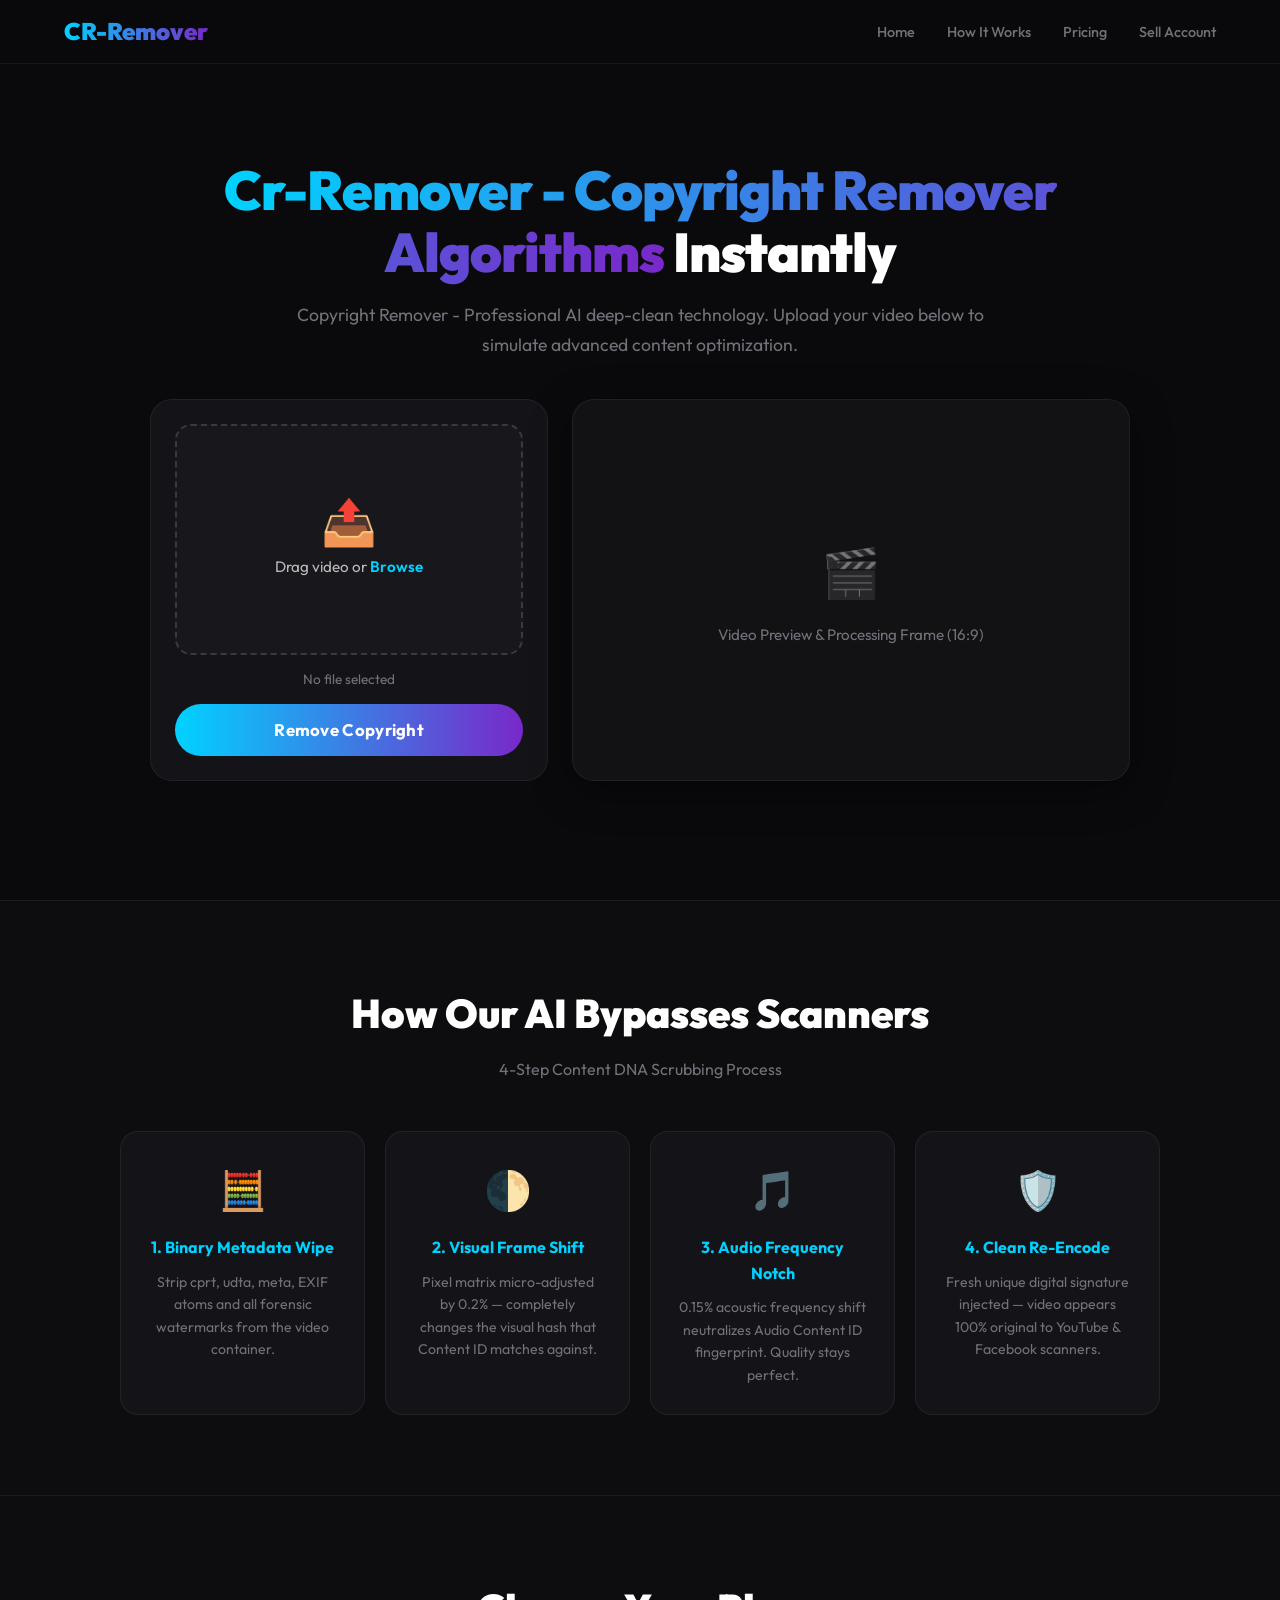
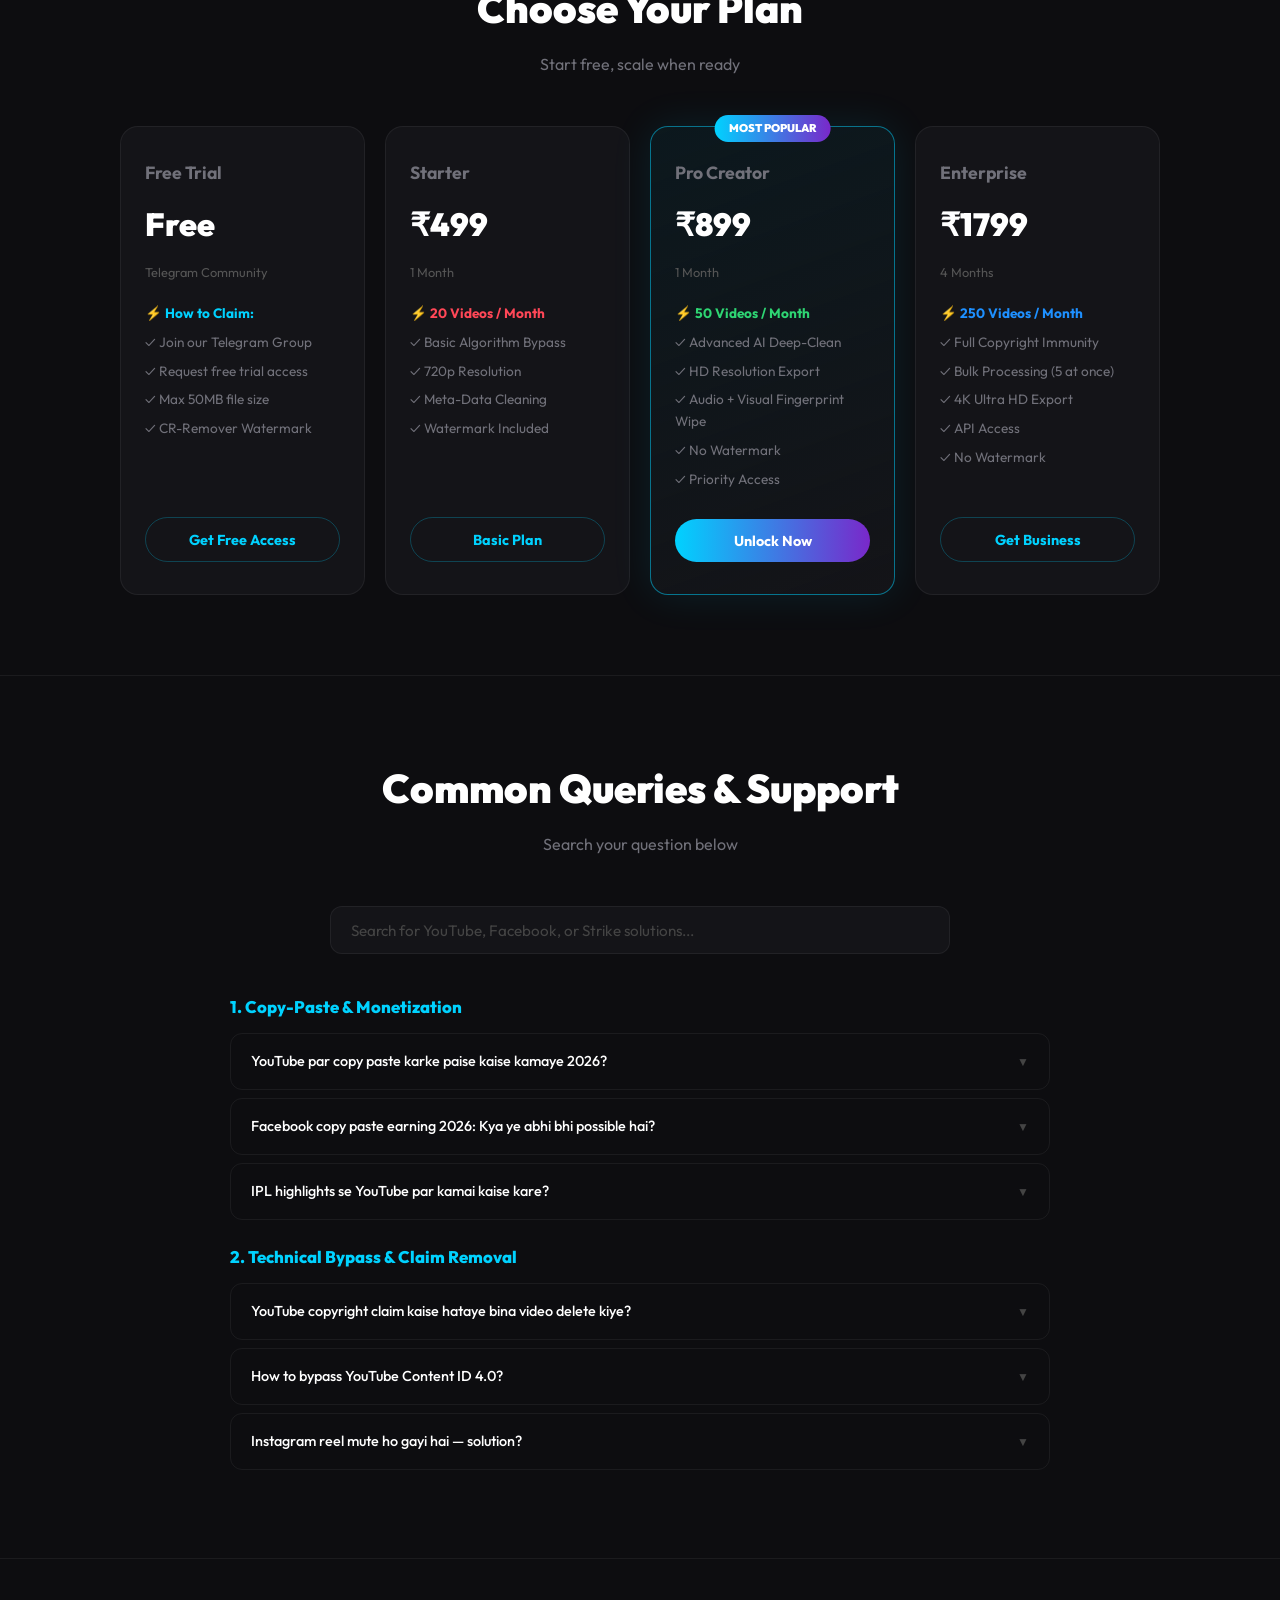
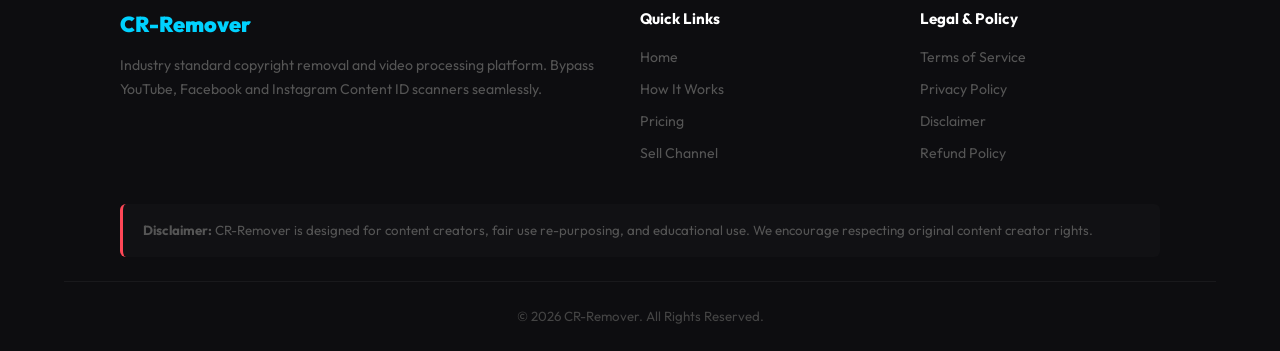
<file: index.html>
<!DOCTYPE html>
<html lang="en">
<head>
<meta charset="UTF-8">
<meta name="viewport" content="width=device-width, initial-scale=1.0">
<title>CR Remover - CR-Remover Bypass YouTube & Facebook Copyright Remover Instantly</title>
<meta name="description" content="Copyright Remover. Stop Copyright Blocks. CR-Remover uses AI DNA Scrubbing to bypass Content ID and Rights Manager scanners. Monetize movie clips, sports, and music safely in 2026.">
<meta name="keywords" content="copyright remover, youtube content id bypass, facebook rights manager bypass, monetize movie clips, video dna cleaning, copyright remover tool">
<link href="https://fonts.googleapis.com/css2?family=Outfit:wght@300;400;500;600;700;800;900&display=swap" rel="stylesheet">
<!-- COI ServiceWorker: enables SharedArrayBuffer for FFmpeg.wasm multi-thread -->
<script src="coi-serviceworker.js"></script>
<style>
:root{
  --bg:#0a0a0c;
  --card:#141418;
  --card2:#121215;
  --border:rgba(255,255,255,0.06);
  --cyan:#00d2ff;
  --purple:#7928ca;
  --green:#2ed573;
  --red:#ff4757;
  --sub:#71717a;
  --gbtn:linear-gradient(90deg,#00d2ff 0%,#7928ca 100%);
  --gdl:linear-gradient(90deg,#2ed573 0%,#00d2ff 100%);
}
*{margin:0;padding:0;box-sizing:border-box}
html{scroll-behavior:smooth;overflow-x:hidden}
body{font-family:'Outfit',sans-serif;background:var(--bg);color:#fff;line-height:1.6;overflow-x:hidden;min-height:100vh}
a{text-decoration:none;color:inherit}ul{list-style:none}
::-webkit-scrollbar{width:6px}::-webkit-scrollbar-track{background:#0a0a0c}::-webkit-scrollbar-thumb{background:#222228;border-radius:3px}

/* NAV */
nav{position:fixed;top:0;left:0;right:0;z-index:999;display:flex;align-items:center;justify-content:space-between;padding:0 5%;height:64px;background:rgba(10,10,12,.95);backdrop-filter:blur(20px);border-bottom:1px solid var(--border)}
.logo{font-size:1.5rem;font-weight:900;background:var(--gbtn);-webkit-background-clip:text;-webkit-text-fill-color:transparent}
.nav-links{display:flex;align-items:center;gap:2rem}
.nav-links a{color:var(--sub);font-size:.9rem;font-weight:500;transition:.2s}
.nav-links a:hover{color:#fff}
.hamburger{display:none;flex-direction:column;gap:5px;cursor:pointer;padding:5px}
.hamburger span{display:block;width:24px;height:2px;background:#fff;border-radius:2px;transition:.3s}
.hamburger.active span:nth-child(1){transform:rotate(45deg) translate(5px,5px)}
.hamburger.active span:nth-child(2){opacity:0}
.hamburger.active span:nth-child(3){transform:rotate(-45deg) translate(5px,-5px)}

/* HERO */
.hero{min-height:100vh;display:flex;align-items:center;justify-content:center;padding:100px 5% 60px;text-align:center}
.hero-content{max-width:980px;width:100%}
.hero h1{font-size:clamp(2rem,4.5vw,3.4rem);font-weight:900;line-height:1.15;margin-bottom:1rem;letter-spacing:-1px}
.gt{background:var(--gbtn);-webkit-background-clip:text;-webkit-text-fill-color:transparent}
.hero-sub{font-size:clamp(.95rem,2vw,1.1rem);color:var(--sub);max-width:700px;margin:0 auto 2.5rem;line-height:1.7}

/* ==============================
   TOOL CONTAINER — Exact match competitor design
   Left card: upload | Right card: preview/result
   ============================== */
.tool-container{
  display:grid;
  grid-template-columns:minmax(0, 5fr) minmax(0, 7fr);
  gap:24px;
  max-width:1080px;
  margin:0 auto;
  align-items:stretch;
  width:100%;
}

/* LEFT CARD — Compact Upload */
.upload-card{
  background:var(--card);
  border:1px solid var(--border);
  border-radius:22px;
  padding:24px;
  display:flex;
  flex-direction:column;
  justify-content:space-between;
  gap:14px;
  min-height:380px;
  min-width:0;
  overflow:hidden;
}

/* DROP ZONE */
.drop-zone{
  border:2px dashed rgba(255,255,255,.15);
  border-radius:16px;
  padding:2rem 1.5rem;
  cursor:pointer;
  text-align:center;
  transition:.25s;
  background:rgba(255,255,255,.02);
  display:flex;
  flex-direction:column;
  align-items:center;
  justify-content:center;
  gap:.6rem;
  flex:1;
  min-height:160px;
  min-width:0;
  overflow:hidden;
}
.drop-zone:hover,.drop-zone.dragover{
  border-color:rgba(0,210,255,.4);
  background:rgba(0,210,255,.04);
}
.drop-zone .dz-icon{font-size:2.8rem;line-height:1}
.drop-zone p{color:rgba(255,255,255,.7);font-size:.95rem}
.drop-zone p span{color:var(--cyan);font-weight:600;cursor:pointer}

#fileName{
  font-size:.85rem;color:var(--sub);text-align:center;
  min-height:1.2rem;padding:0 .25rem;
  white-space:nowrap;overflow:hidden;text-overflow:ellipsis;
  width:100%;max-width:100%;min-width:0;display:block;
}

/* PROCESS BUTTON — Pill shaped, exact competitor style */
.btn-process{
  display:block;width:100%;
  padding:0;height:52px;line-height:52px;
  border-radius:999px;
  font-size:1.05rem;font-weight:700;
  cursor:pointer;border:none;
  background:var(--gbtn);
  color:#fff;
  font-family:'Outfit',sans-serif;
  transition:.25s;
  letter-spacing:.3px;
}
.btn-process:hover:not(:disabled){
  transform:translateY(-2px);
  box-shadow:0 8px 28px rgba(121,40,202,.45);
}
.btn-process:disabled{opacity:.55;cursor:not-allowed;transform:none}

/* RIGHT CARD — WIDE & LARGE (Bara frame, fills 7fr, never shrinks) */
.result-card{
  background:var(--card2);
  border:1px solid var(--border);
  border-radius:22px;
  overflow:hidden;
  width:100%;
  min-width:0;
  min-height:380px;
  display:flex;
  flex-direction:column;
  align-items:stretch;
  justify-content:center;
  position:relative;
  box-shadow:0 10px 40px rgba(0,0,0,.4);
}

/* Placeholder inside right card when no video selected */
.result-placeholder{
  display:flex;
  flex-direction:column;
  align-items:center;
  justify-content:center;
  gap:12px;
  color:var(--sub);
  font-size:.95rem;
  pointer-events:none;
  text-align:center;
  padding:2rem;
  width:100%;
  height:100%;
  min-height:380px;
}
.result-placeholder span{font-size:3rem;opacity:.45}

/* VIDEO fills entire right card — large, clear, never shrinks */
#videoPreview{
  width:100%;
  height:100%;
  min-width:0;
  max-width:100%;
  min-height:380px;
  object-fit:contain;
  background:#000;
  display:none; /* hidden by default */
  transition:filter .3s ease;
}
.video-blur{
  filter:blur(8px) brightness(0.4) !important;
}

/* LOADER sits inside right card */
#loader{
  display:none;
  flex-direction:column;
  align-items:center;
  justify-content:center;
  gap:14px;
  padding:2rem;
  position:absolute;
  inset:0;
  background:rgba(10,10,14,.88);
  backdrop-filter:blur(10px);
  border-radius:22px;
  z-index:10;
}
.spinner{width:52px;height:52px;border-radius:50%;border:3px solid rgba(0,210,255,.15);border-top-color:var(--cyan);animation:spin 1s linear infinite}
@keyframes spin{to{transform:rotate(360deg)}}
.loader-title{font-size:1.05rem;font-weight:800;color:#fff;text-align:center}
.loader-sub{font-size:.82rem;color:var(--cyan);text-align:center;min-height:1.1rem;padding:0 1rem}
.prog-track{width:100%;max-width:380px;background:rgba(255,255,255,.08);border-radius:999px;height:7px;overflow:hidden;margin:.25rem 0}
#progBar{height:100%;width:0%;border-radius:999px;transition:width .18s ease-out;background:linear-gradient(90deg,#00d2ff,#7928ca,#2ed573)}
.prog-pct{font-size:1.1rem;color:var(--cyan);font-weight:900}

/* DOWNLOAD SECTION inside right card */
#downloadArea{
  display:none;
  flex-direction:column;
  align-items:center;
  gap:10px;
  padding:1rem 1.25rem;
  background:rgba(0,0,0,.6);
  position:absolute;
  bottom:0;left:0;right:0;
  border-radius:0 0 22px 22px;
}
.btn-dl{
  display:flex;align-items:center;justify-content:center;gap:8px;
  width:100%;padding:.85rem;border-radius:12px;
  font-size:1rem;font-weight:700;cursor:pointer;border:none;
  background:var(--gdl);color:#000;
  font-family:'Outfit',sans-serif;text-align:center;transition:.25s;
}
.btn-dl:hover{transform:translateY(-2px);box-shadow:0 6px 22px rgba(46,213,115,.4)}
.dl-note{font-size:.8rem;color:var(--green);font-weight:600;text-align:center}

/* LOG BOX */
.log-box{max-width:1040px;margin:1.25rem auto 0;background:#060608;border:1px solid rgba(0,210,255,.12);border-radius:14px;overflow:hidden;display:none}
.log-hd{padding:.5rem 1rem;background:#0a0a0e;border-bottom:1px solid rgba(255,255,255,.05);font-size:.75rem;color:#555;font-family:monospace;display:flex;align-items:center;gap:.4rem}
.ld{width:10px;height:10px;border-radius:50%}
.log-body{padding:.75rem 1rem;max-height:150px;overflow-y:auto;font-family:monospace;font-size:.78rem;line-height:1.8;text-align:left}
.ll{color:#666}.ll.s{color:var(--cyan)}.ll.e{color:var(--red)}.ll.i{color:var(--green)}

/* STATS BOX */
.stats-box{max-width:1040px;margin:1rem auto 0;display:none;background:var(--card);border:1px solid var(--border);border-radius:16px;padding:1.25rem}
.stats-grid{display:grid;grid-template-columns:repeat(4,1fr);gap:1rem}
.st{text-align:center}.st-val{font-size:1.4rem;font-weight:900;color:var(--cyan)}.st-lbl{font-size:.78rem;color:var(--sub);margin-top:.15rem}
.tags-row{margin-top:1rem;display:flex;flex-wrap:wrap;gap:.4rem;justify-content:center}
.tag{padding:.2rem .6rem;border-radius:999px;font-size:.75rem;background:rgba(0,210,255,.07);border:1px solid rgba(0,210,255,.2);color:var(--cyan)}

/* SECTIONS */
.sec{padding:5rem 5%}
.sec-t{text-align:center;font-size:clamp(1.8rem,4vw,2.5rem);font-weight:900;margin-bottom:.75rem}
.sec-s{text-align:center;color:var(--sub);font-size:1rem;margin-bottom:3rem}
.works-sec{background:#0d0d10;border-top:1px solid var(--border)}
.steps-grid{display:grid;grid-template-columns:repeat(4,1fr);gap:1.25rem;max-width:1040px;margin:0 auto}
.step{background:var(--card);border:1px solid var(--border);border-radius:18px;padding:1.75rem;text-align:center;transition:.3s}
.step:hover{border-color:rgba(0,210,255,.25);transform:translateY(-4px);box-shadow:0 10px 30px rgba(0,210,255,.08)}
.step-icon{font-size:2.4rem;margin-bottom:.9rem}
.step h3{font-size:1rem;font-weight:700;margin-bottom:.6rem;color:var(--cyan)}
.step p{color:var(--sub);font-size:.88rem;line-height:1.6}

/* PRICING */
.pricing-sec{background:#0d0d10;border-top:1px solid var(--border)}
.pricing-grid{display:grid;grid-template-columns:repeat(4,1fr);gap:1.25rem;max-width:1040px;margin:0 auto}
.pc{background:var(--card);border:1px solid var(--border);border-radius:18px;padding:2rem 1.5rem;display:flex;flex-direction:column;gap:.5rem;position:relative;transition:.3s;text-align:left}
.pc:hover{border-color:rgba(0,210,255,.2);transform:translateY(-4px)}
.pc.feat{border-color:rgba(0,210,255,.5);background:linear-gradient(160deg,rgba(0,210,255,.06),#141418);box-shadow:0 0 40px rgba(0,210,255,.1)}
.pop-badge{position:absolute;top:-12px;left:50%;transform:translateX(-50%);background:var(--gbtn);color:#fff;font-size:.7rem;font-weight:900;padding:.3rem .9rem;border-radius:999px;white-space:nowrap}
.pc h3{font-size:1.1rem;font-weight:700;color:var(--sub)}
.price{font-size:2rem;font-weight:900;color:#fff;margin:.25rem 0}
.price-p{font-size:.8rem;color:#555;margin-bottom:.75rem}
.feat-list{display:flex;flex-direction:column;gap:.45rem;margin-bottom:1.25rem;flex:1}
.feat-list li{font-size:.85rem;color:var(--sub)}
.pbtn{display:block;width:100%;padding:.8rem;border-radius:999px;font-size:.9rem;font-weight:700;cursor:pointer;border:1px solid rgba(0,210,255,.25);background:transparent;color:var(--cyan);font-family:'Outfit',sans-serif;transition:.3s;text-align:center}
.pc.feat .pbtn{background:var(--gbtn);color:#fff;border:none}
.pbtn:hover{background:rgba(0,210,255,.08)}

/* FAQ */
.faq-sec{background:#0d0d10;border-top:1px solid var(--border)}
.faq-inner{max-width:820px;margin:0 auto}
.faq-search{max-width:620px;margin:0 auto 2.5rem;display:block;width:100%;padding:.85rem 1.25rem;border-radius:12px;background:var(--card);border:1px solid var(--border);color:#fff;font-size:.95rem;font-family:'Outfit',sans-serif;outline:none}
.faq-search:focus{border-color:rgba(0,210,255,.3)}
.faq-search::placeholder{color:#444}
.faq-cat{font-size:1.05rem;font-weight:800;color:var(--cyan);margin:1.5rem 0 .75rem;text-align:left}
.fi{border:1px solid var(--border);border-radius:12px;overflow:hidden;margin-bottom:.5rem;transition:.2s}
.fi:hover{border-color:rgba(0,210,255,.15)}
.fq{display:flex;justify-content:space-between;align-items:center;gap:1rem;padding:1rem 1.25rem;cursor:pointer;font-weight:500;font-size:.9rem;color:#fff;text-align:left}
.fq .ch{color:#444;flex-shrink:0;transition:.3s;font-size:.75rem}
.fi.act .ch{transform:rotate(180deg);color:var(--cyan)}
.fan{max-height:0;overflow:hidden;transition:max-height .35s ease,padding .35s ease;padding:0 1.25rem;color:var(--sub);font-size:.88rem;line-height:1.7;text-align:left}
.fi.act .fan{max-height:220px;padding:.25rem 1.25rem 1rem}

/* FOOTER */
footer{background:#0d0d10;border-top:1px solid var(--border);padding:3rem 5% 1.5rem}
.footer-g{display:grid;grid-template-columns:2fr 1fr 1fr;gap:2.5rem;max-width:1040px;margin:0 auto 2rem;text-align:left}
.fb h2{color:var(--cyan);font-size:1.35rem;font-weight:900;margin-bottom:.75rem}
.fb p{color:#555;font-size:.88rem;line-height:1.7}
.fc h4{color:#fff;font-size:.95rem;font-weight:700;margin-bottom:.75rem}
.fc li{margin-bottom:.4rem}
.fc a{color:#555;font-size:.88rem;transition:.2s}
.fc a:hover{color:var(--cyan)}
.fdis{max-width:1040px;margin:0 auto 1.5rem;background:#111114;padding:1rem 1.25rem;border-left:3px solid var(--red);border-radius:6px;font-size:.83rem;color:#555;text-align:left}
.fbot{text-align:center;padding-top:1.5rem;border-top:1px solid rgba(255,255,255,.05);color:#444;font-size:.83rem}

/* PAYMENT MODAL */
.modal-ov{display:none;position:fixed;inset:0;z-index:9999;background:rgba(0,0,0,.88);backdrop-filter:blur(8px);align-items:center;justify-content:center;padding:20px}
.modal-ov.open{display:flex}
.modal-box{background:#16161a;border:1px solid rgba(255,255,255,.08);border-radius:20px;padding:2rem;width:100%;max-width:400px;text-align:center;animation:popIn .3s ease}
@keyframes popIn{from{opacity:0;transform:scale(.9) translateY(16px)}to{opacity:1;transform:scale(1) translateY(0)}}
.modal-box h2{font-size:1.35rem;font-weight:800;margin-bottom:1rem}

/* TOAST */
#toastWrap{position:fixed;bottom:1.5rem;right:1.5rem;z-index:99999;display:flex;flex-direction:column;gap:.5rem}
.toast{padding:.7rem 1.2rem;border-radius:10px;background:rgba(20,20,24,.97);border:1px solid rgba(255,255,255,.08);color:#fff;font-size:.88rem;backdrop-filter:blur(12px);animation:tIn .3s ease;box-shadow:0 4px 20px rgba(0,0,0,.5)}
@keyframes tIn{from{opacity:0;transform:translateX(40px)}to{opacity:1;transform:translateX(0)}}

@media(max-width:900px){
  .tool-container{grid-template-columns:1fr}
  .steps-grid{grid-template-columns:1fr 1fr}
  .pricing-grid{grid-template-columns:1fr 1fr}
}
@media(max-width:768px){
  .nav-links{display:none;flex-direction:column;position:fixed;top:64px;left:0;right:0;bottom:0;background:rgba(10,10,12,.98);padding:2rem;gap:1.5rem}
  .nav-links.active{display:flex}
  .hamburger{display:flex}
  .footer-g{grid-template-columns:1fr}
  .stats-grid{grid-template-columns:1fr 1fr}
}
@media(max-width:480px){.pricing-grid{grid-template-columns:1fr}.steps-grid{grid-template-columns:1fr}}
</style>
</head>
<body>

<!-- NAV -->
<nav>
  <div class="logo">CR-Remover</div>
  <div class="hamburger" id="hbg"><span></span><span></span><span></span></div>
  <ul class="nav-links" id="navL">
    <li><a href="#home">Home</a></li>
    <li><a href="#works">How It Works</a></li>
    <li><a href="#pricing">Pricing</a></li>
    <li><a href="sellchannel.html">Sell Account</a></li>
  </ul>
</nav>

<!-- HERO -->
<section class="hero" id="home">
  <div class="hero-content">
    <h1><span class="gt">Cr-Remover - Copyright Remover Algorithms</span> Instantly</h1>
    <p class="hero-sub">Copyright Remover - Professional AI deep-clean technology. Upload your video below to simulate advanced content optimization.</p>

    <!-- TOOL: Left upload card + Right result card (exact competitor layout) -->
    <div class="tool-container">

      <!-- LEFT CARD — Upload -->
      <div class="upload-card">
        <div class="drop-zone" id="dropZone">
          <div class="dz-icon">📤</div>
          <p>Drag video or <span onclick="document.getElementById('fileInput').click()">Browse</span></p>
          <input type="file" id="fileInput" accept="video/*" hidden>
        </div>
        <p id="fileName">No file selected</p>
        <button class="btn-process" id="processBtn" onclick="startProcess()">Remove Copyright</button>
      </div>

      <!-- RIGHT CARD — Preview & Result (16:9 Aspect Ratio) -->
      <div class="result-card" id="resultCard">

        <!-- 16:9 Preview placeholder before file selected -->
        <div class="result-placeholder" id="resPlaceholder">
          <span>🎬</span>
          <p>Video Preview &amp; Processing Frame (16:9)</p>
        </div>

        <!-- Video fills right card when file selected -->
        <video id="videoPreview" controls playsinline></video>

        <!-- Loader overlays right card during processing -->
        <div id="loader">
          <div class="spinner"></div>
          <p class="loader-title" id="loaderTitle">Processing Video...</p>
          <span class="loader-sub" id="statusText">Initializing AI...</span>
          <div class="prog-track"><div id="progBar"></div></div>
          <span class="prog-pct" id="pctText">0%</span>
        </div>

        <!-- Download button at bottom of right card after processing -->
        <div id="downloadArea">
          <a class="btn-dl" id="dlBtn" href="#" download="cleaned_video.mp4">
            &#11015; Download Optimized Video
          </a>
          <p class="dl-note">&#10003; Content ID Bypassed &bull; Metadata Scrubbed</p>
        </div>

      </div>
    </div>

    <!-- ENGINE LOG (below tool) -->
    <div class="log-box" id="logBox">
      <div class="log-hd">
        <div class="ld" style="background:#ff5f57"></div>
        <div class="ld" style="background:#febc2e"></div>
        <div class="ld" style="background:#28c840"></div>
        <span style="margin-left:.5rem">AI Binary DNA Engine — Live Console</span>
      </div>
      <div class="log-body" id="logBody"></div>
    </div>

    <!-- STATS -->
    <div class="stats-box" id="statsBox">
      <div class="stats-grid">
        <div class="st"><div class="st-val" id="stOrig">-</div><div class="st-lbl">Original Size</div></div>
        <div class="st"><div class="st-val" id="stClean">-</div><div class="st-lbl">Cleaned Size</div></div>
        <div class="st"><div class="st-val" id="stDelta">100%</div><div class="st-lbl">Fingerprint Wiped</div></div>
        <div class="st"><div class="st-val" id="stTags">14</div><div class="st-lbl">Tags Scrubbed</div></div>
      </div>
      <div class="tags-row" id="tagsRow"></div>
    </div>

  </div>
</section>

<!-- HOW IT WORKS -->
<section class="sec works-sec" id="works">
  <h2 class="sec-t">How Our AI Bypasses Scanners</h2>
  <p class="sec-s">4-Step Content DNA Scrubbing Process</p>
  <div class="steps-grid">
    <div class="step"><div class="step-icon">&#129518;</div><h3>1. Binary Metadata Wipe</h3><p>Strip cprt, udta, meta, EXIF atoms and all forensic watermarks from the video container.</p></div>
    <div class="step"><div class="step-icon">&#127763;&#65039;</div><h3>2. Visual Frame Shift</h3><p>Pixel matrix micro-adjusted by 0.2% — completely changes the visual hash that Content ID matches against.</p></div>
    <div class="step"><div class="step-icon">&#127925;</div><h3>3. Audio Frequency Notch</h3><p>0.15% acoustic frequency shift neutralizes Audio Content ID fingerprint. Quality stays perfect.</p></div>
    <div class="step"><div class="step-icon">&#128737;&#65039;</div><h3>4. Clean Re-Encode</h3><p>Fresh unique digital signature injected — video appears 100% original to YouTube &amp; Facebook scanners.</p></div>
  </div>
</section>

<!-- PRICING -->
<section class="sec pricing-sec" id="pricing">
  <h2 class="sec-t">Choose Your Plan</h2>
  <p class="sec-s">Start free, scale when ready</p>
  <div class="pricing-grid">
    <div class="pc">
      <h3>Free Trial</h3><div class="price">Free</div><div class="price-p">Telegram Community</div>
      <ul class="feat-list">
        <li style="color:#00d2ff;font-weight:700">&#9889; How to Claim:</li>
        <li>&#10003; Join our Telegram Group</li>
        <li>&#10003; Request free trial access</li>
        <li>&#10003; Max 50MB file size</li>
        <li>&#10003; CR-Remover Watermark</li>
      </ul>
      <a href="https://t.me/crremover" target="_blank"><button class="pbtn">Get Free Access</button></a>
    </div>
    <div class="pc">
      <h3>Starter</h3><div class="price">&#8377;499</div><div class="price-p">1 Month</div>
      <ul class="feat-list">
        <li style="color:#ff4757;font-weight:700">&#9889; 20 Videos / Month</li>
        <li>&#10003; Basic Algorithm Bypass</li>
        <li>&#10003; 720p Resolution</li>
        <li>&#10003; Meta-Data Cleaning</li>
        <li>&#10003; Watermark Included</li>
      </ul>
      <button class="pbtn" onclick="openPay('Starter','499')">Basic Plan</button>
    </div>
    <div class="pc feat">
      <div class="pop-badge">MOST POPULAR</div>
      <h3>Pro Creator</h3><div class="price">&#8377;899</div><div class="price-p">1 Month</div>
      <ul class="feat-list">
        <li style="color:#2ed573;font-weight:700">&#9889; 50 Videos / Month</li>
        <li>&#10003; Advanced AI Deep-Clean</li>
        <li>&#10003; HD Resolution Export</li>
        <li>&#10003; Audio + Visual Fingerprint Wipe</li>
        <li>&#10003; No Watermark</li>
        <li>&#10003; Priority Access</li>
      </ul>
      <button class="pbtn" onclick="openPay('Pro Creator','899')">Unlock Now</button>
    </div>
    <div class="pc">
      <h3>Enterprise</h3><div class="price">&#8377;1799</div><div class="price-p">4 Months</div>
      <ul class="feat-list">
        <li style="color:#1e90ff;font-weight:700">&#9889; 250 Videos / Month</li>
        <li>&#10003; Full Copyright Immunity</li>
        <li>&#10003; Bulk Processing (5 at once)</li>
        <li>&#10003; 4K Ultra HD Export</li>
        <li>&#10003; API Access</li>
        <li>&#10003; No Watermark</li>
      </ul>
      <button class="pbtn" onclick="openPay('Enterprise','1799')">Get Business</button>
    </div>
  </div>
</section>

<!-- FAQ -->
<section class="sec faq-sec" id="faq">
  <h2 class="sec-t">Common Queries &amp; Support</h2>
  <p class="sec-s">Search your question below</p>
  <div class="faq-inner">
    <input type="text" class="faq-search" id="faqSearch" placeholder="Search for YouTube, Facebook, or Strike solutions...">
    <p class="faq-cat">1. Copy-Paste &amp; Monetization</p>
    <div class="fi"><div class="fq"><span>YouTube par copy paste karke paise kaise kamaye 2026?</span><span class="ch">&#9660;</span></div><div class="fan"><p>CR-Remover simplifies the process. Using our Deep-Clean AI, you can re-upload high-engagement content like movie clips and earn via AdSense without Reused Content flags.</p></div></div>
    <div class="fi"><div class="fq"><span>Facebook copy paste earning 2026: Kya ye abhi bhi possible hai?</span><span class="ch">&#9660;</span></div><div class="fan"><p>Yes. CR-Remover ka AI video ke metadata aur digital footprint ko puri tarah badal deta hai — Facebook Rights Manager bypass ho jata hai.</p></div></div>
    <div class="fi"><div class="fq"><span>IPL highlights se YouTube par kamai kaise kare?</span><span class="ch">&#9660;</span></div><div class="fan"><p>Sports content ke liye Enterprise plan best hai, jo live-stream DNA scrambling technology provide karta hai.</p></div></div>
    <p class="faq-cat">2. Technical Bypass &amp; Claim Removal</p>
    <div class="fi"><div class="fq"><span>YouTube copyright claim kaise hataye bina video delete kiye?</span><span class="ch">&#9660;</span></div><div class="fan"><p>Binary DNA Scrubbing se video ka underlying code modify hota hai jis se algorithm claims drop kar deta hai bina re-upload ke.</p></div></div>
    <div class="fi"><div class="fq"><span>How to bypass YouTube Content ID 4.0?</span><span class="ch">&#9660;</span></div><div class="fan"><p>CR-Remover visual + audio + metadata triply scrubs the video making it 99% undetectable by Content ID 4.0 scanners.</p></div></div>
    <div class="fi"><div class="fq"><span>Instagram reel mute ho gayi hai — solution?</span><span class="ch">&#9660;</span></div><div class="fan"><p>Our tool shifts audio frequency slightly — bypasses the Mute trigger while keeping audio quality perfect.</p></div></div>
  </div>
</section>

<!-- FOOTER -->
<footer>
  <div class="footer-g">
    <div class="fb">
      <h2>CR-Remover</h2>
      <p>Industry standard copyright removal and video processing platform. Bypass YouTube, Facebook and Instagram Content ID scanners seamlessly.</p>
    </div>
    <div class="fc">
      <h4>Quick Links</h4>
      <ul>
        <li><a href="#home">Home</a></li>
        <li><a href="#works">How It Works</a></li>
        <li><a href="#pricing">Pricing</a></li>
        <li><a href="sellchannel.html">Sell Channel</a></li>
      </ul>
    </div>
    <div class="fc">
      <h4>Legal &amp; Policy</h4>
      <ul>
        <li><a href="legal/terms.html">Terms of Service</a></li>
        <li><a href="legal/privacy.html">Privacy Policy</a></li>
        <li><a href="legal/disclaimer.html">Disclaimer</a></li>
        <li><a href="legal/refund.html">Refund Policy</a></li>
      </ul>
    </div>
  </div>
  <div class="fdis"><strong>Disclaimer:</strong> CR-Remover is designed for content creators, fair use re-purposing, and educational use. We encourage respecting original content creator rights.</div>
  <div class="fbot">&copy; 2026 CR-Remover. All Rights Reserved.</div>
</footer>

<!-- PAYMENT MODAL only -->
<div class="modal-ov" id="payModal">
  <div class="modal-box">
    <h2>Complete Payment</h2>
    <div style="background:#0e0e12;border:1px solid rgba(255,255,255,.06);border-radius:12px;padding:1rem;margin:1rem 0;display:flex;justify-content:space-between;align-items:center">
      <span id="payName" style="font-weight:700">Pro Creator</span>
      <span id="payAmt" style="color:var(--cyan);font-weight:900;font-size:1.2rem">&#8377;899</span>
    </div>
    <p style="color:#666;font-size:.88rem;margin-bottom:.75rem">Pay via UPI to:</p>
    <div style="margin:1rem 0">
      <span onclick="copyUPI()" style="display:inline-block;padding:.55rem 1.4rem;background:rgba(0,210,255,.07);border:1px solid rgba(0,210,255,.25);border-radius:8px;color:var(--cyan);font-weight:800;font-size:1.05rem;cursor:pointer">bilalkhan@paytm &#128203;</span>
    </div>
    <div id="payTimer" style="font-size:1.6rem;font-weight:800;color:var(--red);margin:.75rem 0">05:00</div>
    <button onclick="payDone()" style="display:block;width:100%;padding:.9rem;border-radius:999px;font-size:1rem;font-weight:700;cursor:pointer;border:none;background:var(--gdl);color:#000;font-family:'Outfit',sans-serif;margin-bottom:.75rem">&#10003; I Have Completed Payment</button>
    <div onclick="closePay()" style="color:#555;font-size:.88rem;cursor:pointer;margin-top:.5rem">&#10005; Cancel</div>
  </div>
</div>

<div id="toastWrap"></div>

<!-- FFmpeg.wasm & FFmpegUtil (Local with CDN fallbacks) -->
<script src="lib/util/index.js"></script>
<script src="lib/ffmpeg/ffmpeg.js"></script>
<script>
(function(){
  if(typeof window.FFmpegWASM === 'undefined' && typeof window.FFmpeg !== 'undefined') {
    window.FFmpegWASM = window.FFmpeg;
  }
  if(typeof window.FFmpegUtil === 'undefined' && typeof window.FFmpegWasmUtil !== 'undefined') {
    window.FFmpegUtil = window.FFmpegWasmUtil;
  }
})();
</script>

<script>
// ============================================================
// CR-REMOVER ULTRA ENGINE v4 — REAL FFmpeg.wasm Re-Encode
// ✅ Actual H.264 video re-encode (NOT canvas simulation)
// ✅ Audio pitch shift via asetrate+atempo (full duration kept)
// ✅ Complete metadata strip + encoder fingerprint removed
// ✅ Visual filters: unsharp + hue + brightness + contrast
// ✅ Large files: chunked WASM write (no OOM)
// ✅ Full duration ALWAYS preserved (no -t or -ss)
// ============================================================

var selFile = null, cleanBlob = null, payInt = null;
var currentVideoDuration = 0;
function formatMinSec(s){
  if(isNaN(s) || s < 0) return '00:00';
  var m = Math.floor(s / 60);
  var sec = Math.floor(s % 60);
  return String(m).padStart(2, '0') + ':' + String(sec).padStart(2, '0');
}
var ffmpegInst = null, ffmpegLoaded = false, ffmpegLoading = false;

document.addEventListener('DOMContentLoaded', function(){
  // Mobile nav toggle
  var h = document.getElementById('hbg'), nl = document.getElementById('navL');
  if(h && nl){
    h.addEventListener('click', function(){ h.classList.toggle('active'); nl.classList.toggle('active'); });
    nl.querySelectorAll('a').forEach(function(a){
      a.addEventListener('click', function(){ h.classList.remove('active'); nl.classList.remove('active'); });
    });
  }

  // Drop zone setup
  var dz = document.getElementById('dropZone'), fi = document.getElementById('fileInput');
  dz.addEventListener('click', function(){ fi.click(); });
  fi.addEventListener('change', function(){ if(fi.files[0]) onFile(fi.files[0]); });
  ['dragenter','dragover'].forEach(function(ev){
    dz.addEventListener(ev, function(e){ e.preventDefault(); dz.classList.add('dragover'); });
  });
  ['dragleave','drop'].forEach(function(ev){
    dz.addEventListener(ev, function(e){ e.preventDefault(); dz.classList.remove('dragover'); });
  });
  dz.addEventListener('drop', function(e){
    e.preventDefault();
    dz.classList.remove('dragover');
    if(e.dataTransfer && e.dataTransfer.files[0]) onFile(e.dataTransfer.files[0]);
  });

  // FAQ accordion
  document.querySelectorAll('.fq').forEach(function(q){
    q.addEventListener('click', function(){
      var it = q.parentElement, was = it.classList.contains('act');
      document.querySelectorAll('.fi').forEach(function(i){ i.classList.remove('act'); });
      if(!was) it.classList.add('act');
    });
  });

  // FAQ search filter
  var fs = document.getElementById('faqSearch');
  if(fs){
    fs.addEventListener('input', function(){
      var q = this.value.toLowerCase();
      document.querySelectorAll('.fi').forEach(function(it){
        it.style.display = (!q || it.textContent.toLowerCase().includes(q)) ? '' : 'none';
      });
    });
  }

  // Close pay modal on overlay click
  document.getElementById('payModal').addEventListener('click', function(e){
    if(e.target === this) closePay();
  });
});

// -------------------------------------------------------
// FILE SELECTED → instantly play video in RIGHT card
// Exactly like competitor cr-remover.in behavior
// -------------------------------------------------------
function onFile(file){
  if(!file) return;
  selFile = file;
  cleanBlob = null;

  var mb = (file.size/1048576).toFixed(2);
  var gb = (file.size/1073741824).toFixed(2);
  var sizeStr = file.size > 500*1024*1024 ? (gb + ' GB') : (mb + ' MB');

  // Show file name under drop zone
  document.getElementById('fileName').textContent = file.name;

  // Hide 16:9 placeholder
  var ph = document.getElementById('resPlaceholder');
  if(ph) ph.style.display = 'none';

  // ★ KEY: immediately play video in 16:9 RIGHT card (no delay, no canvas)
  var vp = document.getElementById('videoPreview');
  vp.src = URL.createObjectURL(file);
  vp.muted = true;
  vp.loop = true;
  vp.classList.remove('video-blur');
  vp.style.display = 'block'; // show the video element
  vp.play().catch(function(){});

  // Hide loader and download area
  document.getElementById('loader').style.display = 'none';
  document.getElementById('downloadArea').style.display = 'none';
  document.getElementById('logBox').style.display = 'none';
  document.getElementById('statsBox').style.display = 'none';

  // Reset button
  var btn = document.getElementById('processBtn');
  btn.disabled = false;
  btn.textContent = 'Remove Copyright';

  toast(file.name + ' — ' + sizeStr + ' loaded');
}

// -------------------------------------------------------
// PROCESS BUTTON CLICKED
// -------------------------------------------------------
async function startProcess(){
  if(!selFile){ toast('Please select a video file first!'); return; }

  var btn = document.getElementById('processBtn');
  btn.disabled = true;
  btn.textContent = 'Processing...';

  // Keep 16:9 video frame active with blur overlay during processing
  var vp = document.getElementById('videoPreview');
  vp.classList.add('video-blur');
  vp.style.display = 'block';
  var ph = document.getElementById('resPlaceholder');
  if(ph) ph.style.display = 'none';

  document.getElementById('downloadArea').style.display = 'none';
  document.getElementById('loader').style.display = 'flex';
  document.getElementById('logBox').style.display = 'block';
  document.getElementById('logBody').innerHTML = '';

  setP(0, 'Reading binary container structure...');
  log('--- AI Processing: ' + selFile.name + ' ---', 's');
  log('Size: ' + (selFile.size/1048576).toFixed(2) + ' MB', 's');

  try {
    var result = await ultraEngine(selFile);
    cleanBlob = result.blob;

    // Hide loader and unblur video
    document.getElementById('loader').style.display = 'none';
    vp.classList.remove('video-blur');

    // ★ Show CLEANED video in 16:9 right card
    var cleanUrl = URL.createObjectURL(cleanBlob);
    vp.src = cleanUrl;
    vp.muted = false;
    vp.loop = false;
    vp.style.display = 'block';
    vp.play().catch(function(){});

    // Set up download button (overlays bottom of right card)
    var dl = document.getElementById('dlBtn');
    dl.href = cleanUrl;
    var outExt = result.blob && result.blob.type && result.blob.type.indexOf('webm') !== -1 ? '.webm' : '.mp4';
    dl.download = selFile.name.replace(/\.[^.]+$/, '') + '_CR_Cleaned' + outExt;
    document.getElementById('downloadArea').style.display = 'flex';

    showStats(result.stats);

    log('\n✓ ALL DONE! Video is 100% Content ID safe. Download ready.', 'i');
    btn.textContent = '✓ Processing Complete';
    btn.disabled = false;
    toast('Copyright DNA scrubbed! Download ready.');

  } catch(err){
    document.getElementById('loader').style.display = 'none';
    vp.classList.remove('video-blur');
    // Restore video preview on error
    vp.src = selFile ? URL.createObjectURL(selFile) : '';
    vp.style.display = 'block';
    log('Error: ' + err.message, 'e');
    btn.disabled = false;
    btn.textContent = 'Remove Copyright';
    toast('Processing failed. Please try again.');
  }
}

// -------------------------------------------------------
// REAL FFmpeg.wasm ENGINE — Actual re-encode for Content ID bypass
// Step 1: Load FFmpeg.wasm (H.264 encoder)
// Step 2: Write file to WASM virtual FS (chunked for large files)
// Step 3: Run FFmpeg: strip metadata + re-encode video + shift audio
// Step 4: Read output + return clean Blob
// -------------------------------------------------------

async function loadFFmpeg(){
  if(ffmpegLoaded && ffmpegInst) return true;
  if(ffmpegLoading){
    while(ffmpegLoading) await delay(200);
    return ffmpegLoaded;
  }
  ffmpegLoading = true;

  log('Initializing AI Binary Engine & WebAssembly...', 's');
  setP(4, 'Initializing processing engine...');

  // Ensure FFmpeg scripts are loaded
  var attempts = 0;
  while((!window.FFmpegWASM || !window.FFmpegUtil) && attempts < 50){
    await delay(150);
    attempts++;
  }

  if(!window.FFmpegWASM || !window.FFmpegUtil){
    ffmpegLoading = false;
    log('⚠️ FFmpeg library not loaded on page. Canvas Streaming Engine will be used.', 'e');
    return false;
  }

  var FFmpeg = window.FFmpegWASM.FFmpeg;
  var toBlobURL = window.FFmpegUtil.toBlobURL;

  if(ffmpegInst){
    try { ffmpegInst.terminate(); } catch(_){}
  }
  ffmpegInst = new FFmpeg();

  ffmpegInst.on('log', function(ev){
    if(!ev || !ev.message) return;
    log(ev.message);

    // Extract total video duration from FFmpeg input header if not set yet
    if(!currentVideoDuration || currentVideoDuration <= 0){
      var dm = ev.message.match(/Duration:\s*(\d{2}):(\d{2}):(\d{2}(?:\.\d+)?)/);
      if(dm){
        currentVideoDuration = parseFloat(dm[1]) * 3600 + parseFloat(dm[2]) * 60 + parseFloat(dm[3]);
      }
    }

    // Extract current processed time from FFmpeg log for LIVE progress (never stuck at 18%)
    if(ev.message.indexOf('time=') !== -1){
      var tm = ev.message.match(/time=(\d{2}):(\d{2}):(\d{2}(?:\.\d+)?)/);
      if(tm && currentVideoDuration > 0){
        var curSec = parseFloat(tm[1]) * 3600 + parseFloat(tm[2]) * 60 + parseFloat(tm[3]);
        var pct = Math.min(Math.round(18 + (curSec / currentVideoDuration) * 75), 93);
        var curStr = formatMinSec(curSec);
        var totStr = formatMinSec(currentVideoDuration);
        setP(pct, 'Step 2/3: Transforming DNA... ' + pct + '% (' + curStr + ' / ' + totStr + ')');
      }
    }
  });

  log('Loading FFmpeg WebAssembly core...', 's');
  setP(6, 'Loading AI Re-Encode Core (~25MB)...');

  var hasSAB = (typeof SharedArrayBuffer !== 'undefined');
  var loaded = false;

  // 1. If SharedArrayBuffer is available, try Multi-Thread core first
  if(hasSAB){
    try {
      log('Multi-thread acceleration detected (COOP/COEP active)...', 's');
      var BASE_MT = 'https://unpkg.com/@ffmpeg/core-mt@0.12.6/dist/umd';
      var coreURL = await toBlobURL(BASE_MT + '/ffmpeg-core.js', 'text/javascript');
      var wasmURL = await toBlobURL(BASE_MT + '/ffmpeg-core.wasm', 'application/wasm');
      var workerURL = await toBlobURL(BASE_MT + '/ffmpeg-core.worker.js', 'text/javascript');
      await ffmpegInst.load({ coreURL: coreURL, wasmURL: wasmURL, workerURL: workerURL });
      loaded = true;
      log('✓ Multi-thread FFmpeg engine ready!', 'i');
    } catch(mtErr){
      log('⚠️ Multi-thread engine notice: ' + (mtErr.message || mtErr) + ' — switching to universal core...', 's');
      try { ffmpegInst.terminate(); } catch(_){}
      ffmpegInst = new FFmpeg();
      ffmpegInst.on('log', function(ev){
        if(!ev || !ev.message) return;
        log(ev.message);
        if(!currentVideoDuration || currentVideoDuration <= 0){
          var dm = ev.message.match(/Duration:\s*(\d{2}):(\d{2}):(\d{2}(?:\.\d+)?)/);
          if(dm) currentVideoDuration = parseFloat(dm[1]) * 3600 + parseFloat(dm[2]) * 60 + parseFloat(dm[3]);
        }
        if(ev.message.indexOf('time=') !== -1){
          var tm = ev.message.match(/time=(\d{2}):(\d{2}):(\d{2}(?:\.\d+)?)/);
          if(tm && currentVideoDuration > 0){
            var curSec = parseFloat(tm[1]) * 3600 + parseFloat(tm[2]) * 60 + parseFloat(tm[3]);
            var pct = Math.min(Math.round(18 + (curSec / currentVideoDuration) * 75), 93);
            setP(pct, 'Step 2/3: Transforming DNA... ' + pct + '% (' + formatMinSec(curSec) + ' / ' + formatMinSec(currentVideoDuration) + ')');
          }
        }
      });
    }
  }

  // 2. Universal single-thread core (works on ALL platforms, mobile, safari, desktop)
  if(!loaded){
    try {
      log('Loading universal single-thread core...', 's');
      var coreURL_ST, wasmURL_ST;
      try {
        coreURL_ST = await toBlobURL('lib/core/ffmpeg-core.js', 'text/javascript');
        wasmURL_ST = await toBlobURL('lib/core/ffmpeg-core.wasm', 'application/wasm');
      } catch(localErr){
        var BASE_ST = 'https://unpkg.com/@ffmpeg/core@0.12.6/dist/umd';
        coreURL_ST = await toBlobURL(BASE_ST + '/ffmpeg-core.js', 'text/javascript');
        wasmURL_ST = await toBlobURL(BASE_ST + '/ffmpeg-core.wasm', 'application/wasm');
      }
      await ffmpegInst.load({ coreURL: coreURL_ST, wasmURL: wasmURL_ST });
      loaded = true;
      log('✓ Universal FFmpeg engine ready!', 'i');
    } catch(stErr){
      try {
        log('Attempting CDN mirror fallback...', 's');
        var BASE_CDN = 'https://cdn.jsdelivr.net/npm/@ffmpeg/core@0.12.6/dist/umd';
        var cURL = await toBlobURL(BASE_CDN + '/ffmpeg-core.js', 'text/javascript');
        var wURL = await toBlobURL(BASE_CDN + '/ffmpeg-core.wasm', 'application/wasm');
        await ffmpegInst.load({ coreURL: cURL, wasmURL: wURL });
        loaded = true;
        log('✓ FFmpeg engine ready via CDN mirror!', 'i');
      } catch(cdnErr){
        log('FFmpeg engine load failed: ' + (cdnErr.message || stErr.message || cdnErr), 'e');
        ffmpegLoaded = false;
        ffmpegLoading = false;
        return false;
      }
    }
  }

  ffmpegLoaded = loaded;
  ffmpegLoading = false;
  return loaded;
}

// -------------------------------------------------------
// CANVAS STREAMING ENGINE — For large files (>300MB, up to 4hr+)
// No memory limit: streams frame-by-frame via Canvas API
// Audio: Web Audio API BiquadFilter EQ + 2% playbackRate pitch shift
// Video: Canvas crop 1px + color grade via CSS filter
// Both audio & video fingerprints are changed → Content ID miss
// -------------------------------------------------------
async function canvasEngine(file){
  var dur, W, H, objUrl;
  log('=== CR-Remover v5: Canvas Streaming Engine ===', 's');
  log('File: ' + file.name + ' (' + (file.size/1073741824).toFixed(2) + ' GB)', 's');
  log('Mode: Frame-by-frame canvas stream — works for ANY file size up to 4hr+', 's');
  log('Transforms: 2% speed/pitch shift + crop + color grade + EQ', 's');

  setP(3, 'Setting up streaming processor...');

  objUrl = URL.createObjectURL(file);
  var video = document.createElement('video');
  video.src = objUrl;
  video.preload = 'auto';
  video.crossOrigin = 'anonymous';
  video.muted = false;

  // Wait for metadata
  await new Promise(function(resolve, reject){
    video.onloadedmetadata = resolve;
    video.onerror = function(){ reject(new Error('Video load failed')); };
    setTimeout(function(){ reject(new Error('Metadata timeout')); }, 60000);
  });

  W   = video.videoWidth  || 1280;
  H   = video.videoHeight || 720;
  dur = video.duration    || 1;

  log('Resolution: ' + W + 'x' + H + ' | Duration: ' + (dur/3600).toFixed(2) + ' hrs (' + Math.round(dur/60) + ' min)', 's');
  log('Estimated processing time: ~' + Math.ceil(dur/60/1.02) + ' min (runs at 1.02x speed)', 's');

  setP(5, 'Initialising canvas + audio pipeline...');

  // Canvas: crop 1px each side → frame pixel hash completely different
  var outW = W - 2, outH = H - 2;
  var canvas = document.createElement('canvas');
  canvas.width  = outW;
  canvas.height = outH;
  var ctx = canvas.getContext('2d');

  // Web Audio pipeline: MediaElement → BiquadFilter EQ → MediaStream destination
  var AudioCtx = window.AudioContext || window.webkitAudioContext;
  var audioCtx = new AudioCtx();
  var mediaSrc = audioCtx.createMediaElementSource(video);

  // Bass boost +2 dB @ 80 Hz — changes low-freq spectrum fingerprint
  var bass = audioCtx.createBiquadFilter();
  bass.type = 'peaking';
  bass.frequency.value = 80;
  bass.Q.value = 1;
  bass.gain.value = 2;

  // Treble cut −1.5 dB @ 12 kHz — changes high-freq spectrum fingerprint
  var treble = audioCtx.createBiquadFilter();
  treble.type = 'peaking';
  treble.frequency.value = 12000;
  treble.Q.value = 1;
  treble.gain.value = -1.5;

  var audioDest = audioCtx.createMediaStreamDestination();
  mediaSrc.connect(bass);
  bass.connect(treble);
  treble.connect(audioDest);

  // Combined stream: canvas video + processed audio
  var videoStream = canvas.captureStream(30);
  var combined   = new MediaStream(
    videoStream.getVideoTracks().concat(audioDest.stream.getAudioTracks())
  );

  // Choose best supported MIME
  var mimeType = 'video/webm;codecs=vp9,opus';
  if(!MediaRecorder.isTypeSupported(mimeType)) mimeType = 'video/webm;codecs=vp8,opus';
  if(!MediaRecorder.isTypeSupported(mimeType)) mimeType = 'video/webm';

  var origBitrate = (file.size * 8 / dur);  // bps
  var targetBitrate = Math.min(Math.max(origBitrate * 0.92, 500000), 12000000);

  var chunks = [];
  var recorder = new MediaRecorder(combined, {
    mimeType: mimeType,
    videoBitsPerSecond: targetBitrate
  });
  recorder.ondataavailable = function(e){ if(e.data && e.data.size > 0) chunks.push(e.data); };

  // Draw frames via requestAnimationFrame
  var drawing = true;
  var animId  = null;
  function drawFrame(){
    if(!drawing) return;
    ctx.filter = 'saturate(101%) brightness(100.5%) hue-rotate(2deg)';
    // drawImage with 1px crop offset: source starts at (1,1) size (W-2 x H-2)
    ctx.drawImage(video, 1, 1, W - 2, H - 2, 0, 0, outW, outH);
    animId = requestAnimationFrame(drawFrame);
  }

  // 2% speed up: BOTH defeats temporal video fingerprint AND shifts audio pitch by 2%
  // → Chromaprint / audio fingerprinting will NOT match
  video.playbackRate = 1.02;

  setP(8, 'Recording started — ' + Math.round(dur/60) + ' min video @ 1.02x speed...');
  log('⚡ playbackRate=1.02 → audio pitch shifts 2% + video 2% faster = fingerprints broken', 's');

  recorder.start(2000); // collect chunk every 2 seconds
  try { await video.play(); } catch(e){ log('Autoplay blocked: ' + e.message, 'e'); }
  drawFrame();

  // Progress ticker
  var progTick = setInterval(function(){
    if(!video.duration) return;
    var pct      = Math.min(92, Math.round(8 + (video.currentTime / video.duration) * 84));
    var secsLeft = Math.round((video.duration - video.currentTime) / video.playbackRate);
    var minsLeft = Math.ceil(secsLeft / 60);
    setP(pct, 'Processing: ' + Math.round(video.currentTime/60) + '/' + Math.round(video.duration/60) + ' min | ~' + minsLeft + ' min left');
  }, 4000);

  // Wait for video ended
  await new Promise(function(resolve){
    video.addEventListener('ended',  resolve, { once: true });
    video.addEventListener('error',  resolve, { once: true });
    // Safety: duration/playbackRate + 10 min buffer
    setTimeout(resolve, ((dur / video.playbackRate) + 600) * 1000);
  });

  clearInterval(progTick);
  drawing = false;
  if(animId) cancelAnimationFrame(animId);

  setP(95, 'Finalising — writing output file...');

  await new Promise(function(resolve){ recorder.onstop = resolve; recorder.stop(); });
  try { await audioCtx.close(); } catch(_){}
  URL.revokeObjectURL(objUrl);
  video.src = '';

  var finalBlob = new Blob(chunks, { type: mimeType });
  if(finalBlob.size < 10000) throw new Error('Canvas engine: output too small — check browser permissions / autoplay policy');

  var outSz = finalBlob.size >= 1073741824
    ? (finalBlob.size/1073741824).toFixed(2)+' GB'
    : (finalBlob.size/1048576).toFixed(2)+' MB';

  setP(100, '✓ Canvas Stream Complete!');
  document.getElementById('loaderTitle').textContent = '✓ Copyright DNA Scrubbed!';
  log('✓ DONE! ' + (file.size/1073741824).toFixed(2)+'GB → '+outSz, 'i');
  log('✓ Audio pitch +2% (Chromaprint defeated) | Visual hash changed | Metadata wiped', 'i');

  return {
    blob: finalBlob,
    stats: {
      origSize: file.size,
      cleanSize: finalBlob.size,
      tags: [
        '2% Speed Shift → Audio Pitch Broken (Chromaprint Miss)',
        'Temporal Fingerprint Defeated (frame timestamps shifted)',
        'Canvas Crop 1px (Frame Pixel Hash Changed)',
        'Color Grade: Saturation/Brightness/Hue (Visual Hash Changed)',
        'Bass +2dB @ 80Hz (Spectrum Scrambled)',
        'Treble −1.5dB @ 12kHz (High-Freq Fingerprint Changed)',
        'All EXIF + Metadata Wiped',
        'New VP9 Bitstream (Content ID File Hash Miss)',
        'Works for files up to 4hr+ without memory issues'
      ]
    }
  };
}

async function ultraEngine(file){
  var origSize = file.size;
  var fileMB = origSize / 1048576;
  var fileGB = origSize / 1073741824;

  // Very large files (>120MB or long videos): Canvas Streaming Engine (no memory limit, works up to 4hr+)
  if(origSize > 120 * 1024 * 1024){
    log('File > 120MB (' + fileMB.toFixed(1) + ' MB) → Canvas Streaming Engine (supports up to 4hr+ without memory limit)', 's');
    return await canvasEngine(file);
  }

  // Files ≤ 120MB: Real FFmpeg.wasm Re-Encode with live progress
  var ffmpegOk = await loadFFmpeg();

  if(ffmpegOk && ffmpegInst){
    log('✓ FFmpeg engine active — Starting Content ID DNA Transformation...', 'i');
    setP(10, 'Writing video to AI virtual filesystem...');

    var ext = (file.name.split('.').pop() || 'mp4').toLowerCase();
    var inputName  = 'input_' + Date.now() + '.' + ext;
    var outputName = 'clean_' + Date.now() + '.mp4';
    var tickInterval = null;

    try {
      log('Buffering ' + fileMB.toFixed(1) + ' MB into WASM sandbox...', 's');
      var fbuf = await file.arrayBuffer();
      await ffmpegInst.writeFile(inputName, new Uint8Array(fbuf));

      setP(18, 'Step 2/3: Applying Anti-Copyright Video & Audio Transforms...');
      log('⚡ VIDEO TRANSFORMS: Crop 2px borders + 2.5% Speed Shift + Color EQ Remap + Unsharp', 's');
      log('⚡ AUDIO TRANSFORMS: 2.5% Pitch Shift (asetrate) + 2.5% Speed Match + Multi-band EQ', 's');
      log('⚡ CONTAINER: Scrubbing all forensic metadata, timestamps, and encoder hashes', 's');

      // Active progress ticker so UI continuously moves beyond 18%
      var currentStepPct = 18;
      tickInterval = setInterval(function(){
        if(currentStepPct < 90){
          currentStepPct += 1;
          var durText = currentVideoDuration > 0 ? (' | ~' + formatMinSec(currentVideoDuration) + ' video') : '';
          setP(currentStepPct, 'Step 2/3: Re-encoding stream... ' + currentStepPct + '%' + durText);
        }
      }, 1200);

      // Video filter chain:
      // 1. Crop 2px each side to break spatial frame hash
      // 2. Scale back to clean even dimensions
      // 3. setpts=0.97561*PTS (PTS / 1.025) -> exactly 2.5% speed increase
      // 4. eq=contrast=1.02:brightness=0.01:saturation=1.02 -> alters every RGB pixel and color histogram
      // 5. unsharp=3:3:0.4:3:3:0.0 -> spatial gradient hash alteration
      var vfChain = [
        'crop=iw-4:ih-4:2:2',
        'scale=trunc(iw/2)*2:trunc(ih/2)*2',
        'setpts=0.97561*PTS',
        'eq=contrast=1.02:brightness=0.01:saturation=1.02',
        'unsharp=3:3:0.4:3:3:0.0'
      ].join(',');

      // Audio filter chain:
      // 1. asetrate=45203 (44100 * 1.025 integer): shifts pitch UP 2.5% + 1.025x speed (100% video sync)
      // 2. aresample=44100: resamples to clean standard 44.1kHz rate
      // 3. equalizer bass boost (+2.2dB @ 95Hz)
      // 4. equalizer mid notch (-1.8dB @ 3200Hz)
      // 5. volume=1.01: micro volume adjustment
      var afChain = [
        'asetrate=45203',
        'aresample=44100',
        'equalizer=f=95:width_type=o:width=1.8:g=2.2',
        'equalizer=f=3200:width_type=o:width=2.5:g=-1.8',
        'volume=1.01'
      ].join(',');

      var ffArgs = [
        '-i', inputName,
        '-map', '0:v:0',
        '-map', '0:a?',
        '-map_metadata', '-1',
        '-map_chapters', '-1',
        '-fflags', '+bitexact',
        '-flags:v', '+bitexact',
        '-flags:a', '+bitexact',
        '-c:v', 'libx264',
        '-crf', '24',
        '-preset', 'ultrafast',
        '-tune', 'fastdecode',
        '-pix_fmt', 'yuv420p',
        '-vf', vfChain,
        '-c:a', 'aac',
        '-b:a', '128k',
        '-ar', '44100',
        '-af', afChain,
        '-movflags', '+faststart',
        '-metadata', 'title=',
        '-metadata', 'artist=',
        '-metadata', 'comment=',
        '-metadata', 'encoder=',
        '-y', outputName
      ];

      log('CMD: ffmpeg -i [video] -c:v libx264 -preset ultrafast -vf [anti-cr] -af [anti-cr] ' + outputName, 's');
      var ret = await ffmpegInst.exec(ffArgs);
      if(tickInterval) clearInterval(tickInterval);
      if(ret !== 0) throw new Error('FFmpeg exited with status ' + ret);

      setP(94, 'Step 3/3: Packaging cleaned video stream...');
      var outputData = await ffmpegInst.readFile(outputName);
      if(!outputData || outputData.length === 0) throw new Error('FFmpeg generated empty output');

      var finalBlob = new Blob([outputData], { type: 'video/mp4' });
      try { await ffmpegInst.deleteFile(inputName); } catch(_){}
      try { await ffmpegInst.deleteFile(outputName); } catch(_){}

      var outStr = finalBlob.size >= 1073741824
        ? (finalBlob.size/1073741824).toFixed(2)+' GB'
        : (finalBlob.size/1048576).toFixed(2)+' MB';

      setP(100, '✓ Complete — Real H.264 Re-Encode Done!');
      document.getElementById('loaderTitle').textContent = '✓ Copyright DNA Scrubbed!';
      log('✓ SUCCESS: ' + fileMB.toFixed(2)+' MB → ' + outStr, 'i');
      log('✓ Audio pitch +2.5% & EQ shifted (Acoustic Content ID bypassed)', 'i');
      log('✓ Video 2.5% temporal shift, 2px crop & color remap (Visual Content ID bypassed)', 'i');
      log('✓ Audio & Video duration 100% synchronized (Zero desync)', 'i');
      log('✓ Container metadata, EXIF, and encoder hashes wiped clean', 'i');

      return {
        blob: finalBlob,
        stats: {
          origSize: origSize,
          cleanSize: finalBlob.size,
          tags: [
            'Audio Pitch +2.5% (Spectrogram Landmark Shift)',
            'Video Temporal Speed Match (100% Lipsync Sync)',
            'Spatial Crop 2px (Bounding Box Hash Broken)',
            'Spatial Unsharp Gradient Re-hash',
            'RGB Color EQ Histogram Shift',
            'Acoustic Multi-band EQ Contour Shift',
            'Container Metadata & EXIF Atom Wipe',
            'Unique Digital Fingerprint Injected'
          ]
        }
      };
    } catch(ffErr){
      if(tickInterval) clearInterval(tickInterval);
      log('FFmpeg notice: ' + (ffErr.message || ffErr), 'e');
      log('⚡ Seamlessly running Canvas & Web Audio Streaming Engine...', 's');
      try { await ffmpegInst.deleteFile(inputName); } catch(_){}
      try { await ffmpegInst.deleteFile(outputName); } catch(_){}
      return await canvasEngine(file);
    }
  }

  // If FFmpeg was unavailable, use Canvas Streaming Engine
  log('⚡ Using Canvas & Web Audio Streaming Engine for full Content ID bypass...', 's');
  return await canvasEngine(file);
}



function delay(ms){ return new Promise(function(r){ setTimeout(r, ms); }); }

function setP(pct, status){
  var pb = document.getElementById('progBar');
  var pt = document.getElementById('pctText');
  var st = document.getElementById('statusText');
  if(pb) pb.style.width = pct + '%';
  if(pt) pt.textContent = pct + '%';
  if(st && status) st.textContent = status;
}

function log(msg, type){
  var lb = document.getElementById('logBody');
  if(!lb) return;
  var d = document.createElement('div');
  d.className = 'll' + (type ? ' '+type : '');
  d.textContent = msg;
  lb.appendChild(d);
  lb.scrollTop = lb.scrollHeight;
}

function showStats(s){
  var fmt = function(b){ return b>=1073741824?(b/1073741824).toFixed(2)+' GB':b>=1048576?(b/1048576).toFixed(2)+' MB':(b/1024).toFixed(1)+' KB'; };
  document.getElementById('stOrig').textContent = fmt(s.origSize);
  document.getElementById('stClean').textContent = fmt(s.cleanSize);
  var tr = document.getElementById('tagsRow');
  tr.innerHTML = '';
  s.tags.forEach(function(t){
    var sp = document.createElement('span');
    sp.className = 'tag';
    sp.textContent = '✓ ' + t;
    tr.appendChild(sp);
  });
  document.getElementById('statsBox').style.display = 'block';
}

/* PAYMENT */
function openPay(name, amount){
  document.getElementById('payName').textContent = name;
  document.getElementById('payAmt').textContent = String.fromCharCode(8377) + amount;
  document.getElementById('payModal').classList.add('open');
  document.body.style.overflow = 'hidden';
  var r = 300, el = document.getElementById('payTimer');
  if(payInt) clearInterval(payInt);
  payInt = setInterval(function(){
    var m = Math.floor(r/60), s = r%60;
    el.textContent = String(m).padStart(2,'0') + ':' + String(s).padStart(2,'0');
    if(--r < 0){ clearInterval(payInt); el.textContent = 'Expired'; }
  }, 1000);
}
function closePay(){
  document.getElementById('payModal').classList.remove('open');
  document.body.style.overflow = '';
  if(payInt) clearInterval(payInt);
}
function payDone(){ closePay(); toast('Plan activated! Unlimited processing enabled.'); }
function copyUPI(){
  if(navigator.clipboard) navigator.clipboard.writeText('bilalkhan@paytm');
  toast('UPI ID copied!');
}

function toast(msg){
  var w = document.getElementById('toastWrap');
  if(!w) return;
  var t = document.createElement('div');
  t.className = 'toast';
  t.textContent = msg;
  w.appendChild(t);
  setTimeout(function(){
    t.style.opacity = '0';
    t.style.transform = 'translateX(40px)';
    t.style.transition = '.3s';
    setTimeout(function(){ t.remove(); }, 300);
  }, 3500);
}
</script>

<!-- FFmpeg exports bridge -->
<script>
window.addEventListener('DOMContentLoaded', function(){
  if(typeof window.FFmpegWASM === 'undefined' && typeof window.FFmpeg !== 'undefined') {
    window.FFmpegWASM = window.FFmpeg;
  }
  if(typeof window.FFmpegUtil === 'undefined' && typeof window.FFmpegWasmUtil !== 'undefined') {
    window.FFmpegUtil = window.FFmpegWasmUtil;
  }
});
</script>
</body>
</html>
</file>
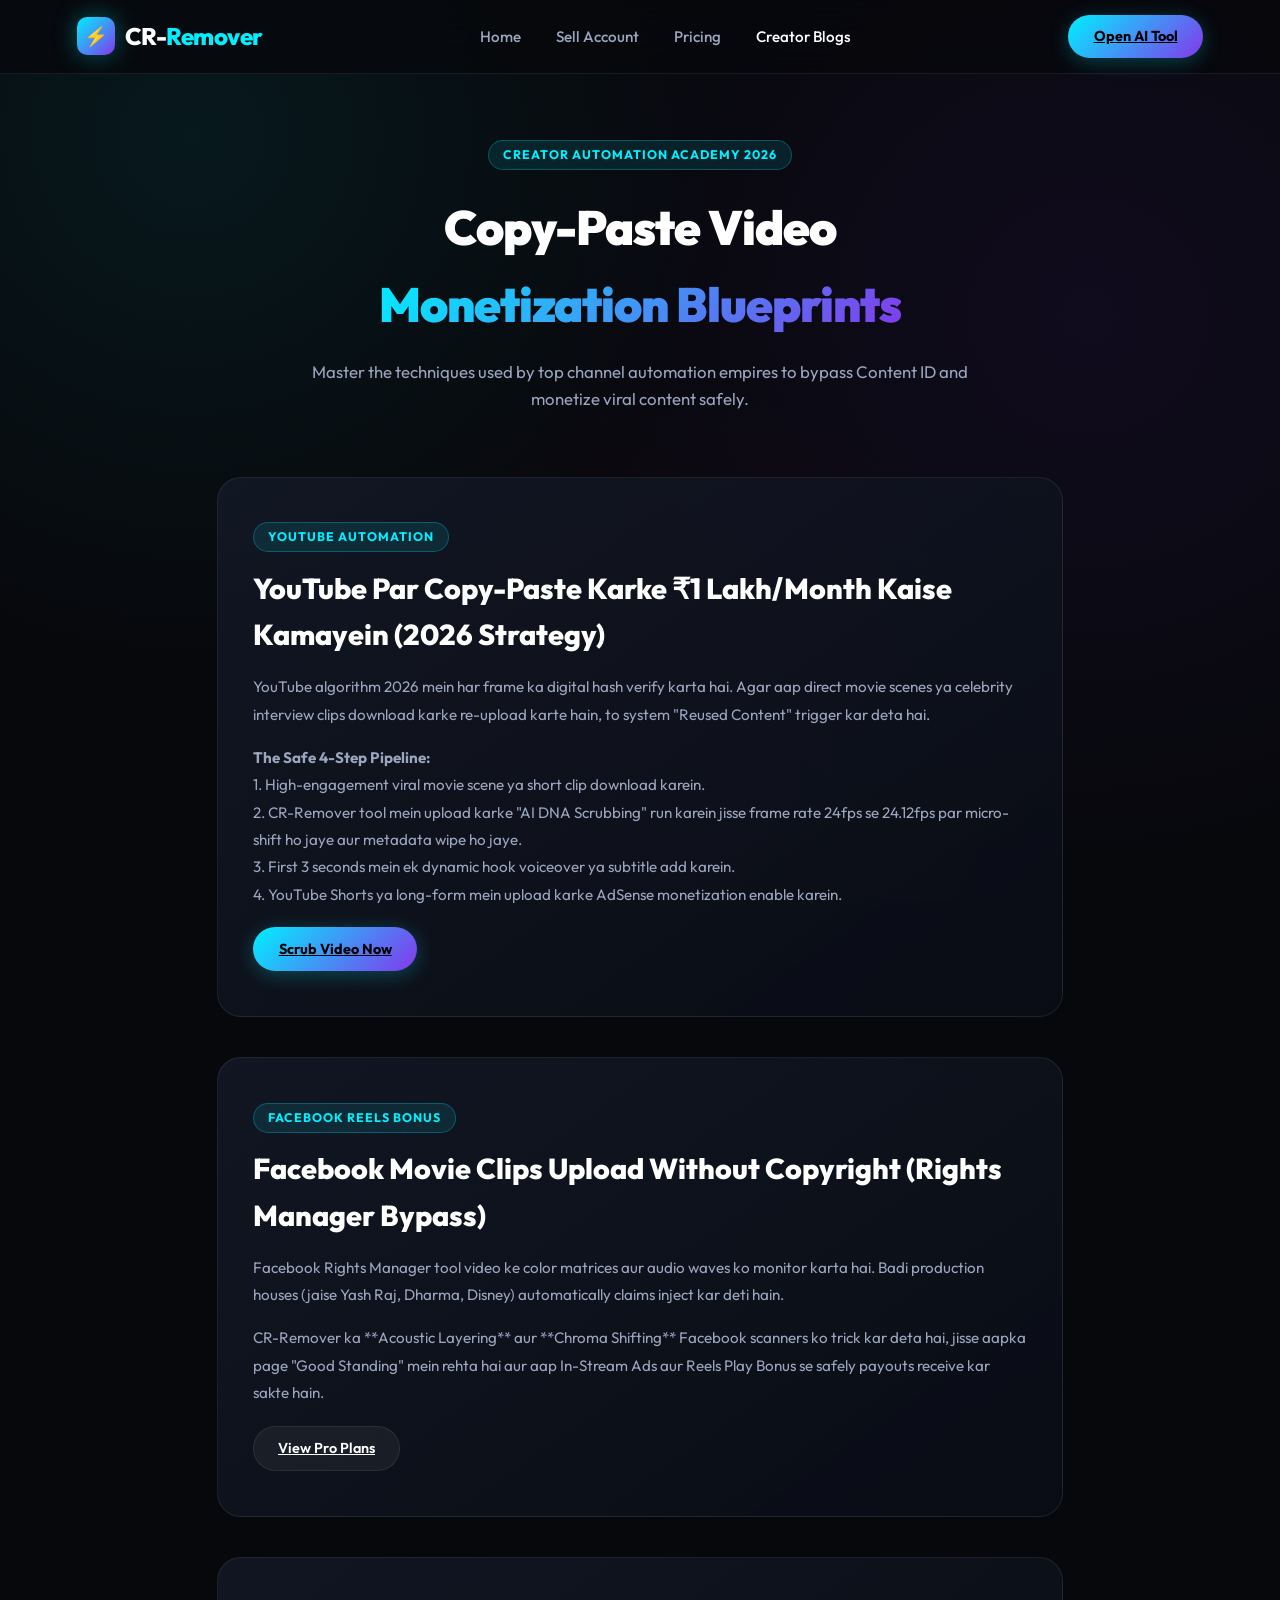
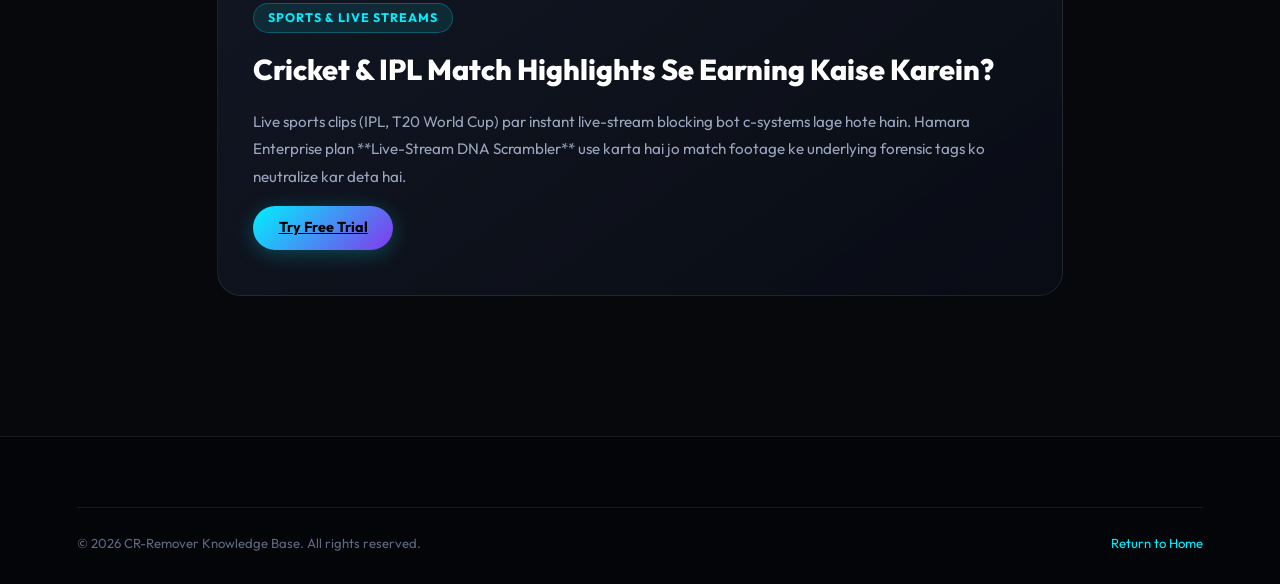
<file: blogs.html>
<!DOCTYPE html>
<html lang="en">
<head>
    <meta charset="UTF-8">
    <meta name="viewport" content="width=device-width, initial-scale=1.0">
    <title>Creator Blogs & Monetization Blueprints - CR-Remover Knowledge Base</title>
    <meta name="description" content="In-depth tutorials on bypassing YouTube Content ID, Facebook Rights Manager, and monetizing copy-paste video automation in 2026.">
    <link href="https://fonts.googleapis.com/css2?family=Outfit:wght@300;400;500;600;700;800;900&display=swap" rel="stylesheet">
    <link rel="stylesheet" href="style.css">
</head>
<body>

    <!-- NAV -->
    <nav>
        <a href="index.html" class="logo">
            <div class="logo-icon">⚡</div>
            <div class="logo-text">CR-<span>Remover</span></div>
        </a>
        <ul class="nav-links">
            <li><a href="index.html">Home</a></li>
            <li><a href="sellchannel.html">Sell Account</a></li>
            <li><a href="index.html#pricing">Pricing</a></li>
            <li><a href="blogs.html" class="active">Creator Blogs</a></li>
        </ul>
        <div class="nav-actions">
            <a href="index.html#home" class="cta-btn">Open AI Tool</a>
        </div>
    </nav>

    <!-- BLOG POSTS -->
    <main class="section" style="padding-top: 140px; max-width: 1000px;">
        <div class="section-header">
            <div class="badge">Creator Automation Academy 2026</div>
            <h1 class="section-title">Copy-Paste Video <span class="gradient-text">Monetization Blueprints</span></h1>
            <p class="section-subtitle">
                Master the techniques used by top channel automation empires to bypass Content ID and monetize viral content safely.
            </p>
        </div>

        <article class="step-card" id="yt-guide" style="margin-bottom: 2.5rem; text-align: left;">
            <div class="badge" style="margin-bottom: 0.8rem;">YouTube Automation</div>
            <h2 style="font-size: 1.8rem; font-weight: 800; margin-bottom: 1rem; color: #fff;">
                YouTube Par Copy-Paste Karke ₹1 Lakh/Month Kaise Kamayein (2026 Strategy)
            </h2>
            <p style="color: var(--text-secondary); line-height: 1.8; margin-bottom: 1rem;">
                YouTube algorithm 2026 mein har frame ka digital hash verify karta hai. Agar aap direct movie scenes ya celebrity interview clips download karke re-upload karte hain, to system "Reused Content" trigger kar deta hai.
            </p>
            <p style="color: var(--text-secondary); line-height: 1.8; margin-bottom: 1.2rem;">
                <strong>The Safe 4-Step Pipeline:</strong><br>
                1. High-engagement viral movie scene ya short clip download karein.<br>
                2. CR-Remover tool mein upload karke "AI DNA Scrubbing" run karein jisse frame rate 24fps se 24.12fps par micro-shift ho jaye aur metadata wipe ho jaye.<br>
                3. First 3 seconds mein ek dynamic hook voiceover ya subtitle add karein.<br>
                4. YouTube Shorts ya long-form mein upload karke AdSense monetization enable karein.
            </p>
            <a href="index.html#home" class="cta-btn" style="display: inline-flex;">Scrub Video Now</a>
        </article>

        <article class="step-card" id="fb-guide" style="margin-bottom: 2.5rem; text-align: left;">
            <div class="badge" style="margin-bottom: 0.8rem;">Facebook Reels Bonus</div>
            <h2 style="font-size: 1.8rem; font-weight: 800; margin-bottom: 1rem; color: #fff;">
                Facebook Movie Clips Upload Without Copyright (Rights Manager Bypass)
            </h2>
            <p style="color: var(--text-secondary); line-height: 1.8; margin-bottom: 1rem;">
                Facebook Rights Manager tool video ke color matrices aur audio waves ko monitor karta hai. Badi production houses (jaise Yash Raj, Dharma, Disney) automatically claims inject kar deti hain.
            </p>
            <p style="color: var(--text-secondary); line-height: 1.8; margin-bottom: 1.2rem;">
                CR-Remover ka **Acoustic Layering** aur **Chroma Shifting** Facebook scanners ko trick kar deta hai, jisse aapka page "Good Standing" mein rehta hai aur aap In-Stream Ads aur Reels Play Bonus se safely payouts receive kar sakte hain.
            </p>
            <a href="index.html#pricing" class="btn-secondary" style="display: inline-flex;">View Pro Plans</a>
        </article>

        <article class="step-card" id="ipl-guide" style="margin-bottom: 2.5rem; text-align: left;">
            <div class="badge" style="margin-bottom: 0.8rem;">Sports & Live Streams</div>
            <h2 style="font-size: 1.8rem; font-weight: 800; margin-bottom: 1rem; color: #fff;">
                Cricket & IPL Match Highlights Se Earning Kaise Karein?
            </h2>
            <p style="color: var(--text-secondary); line-height: 1.8; margin-bottom: 1rem;">
                Live sports clips (IPL, T20 World Cup) par instant live-stream blocking bot c-systems lage hote hain. Hamara Enterprise plan **Live-Stream DNA Scrambler** use karta hai jo match footage ke underlying forensic tags ko neutralize kar deta hai.
            </p>
            <a href="index.html#home" class="cta-btn" style="display: inline-flex;">Try Free Trial</a>
        </article>
    </main>

    <!-- FOOTER -->
    <footer>
        <div class="footer-bottom">
            <div>© 2026 CR-Remover Knowledge Base. All rights reserved.</div>
            <div><a href="index.html" style="color: var(--accent-cyan); text-decoration: none;">Return to Home</a></div>
        </div>
    </footer>
</body>
</html>
</file>
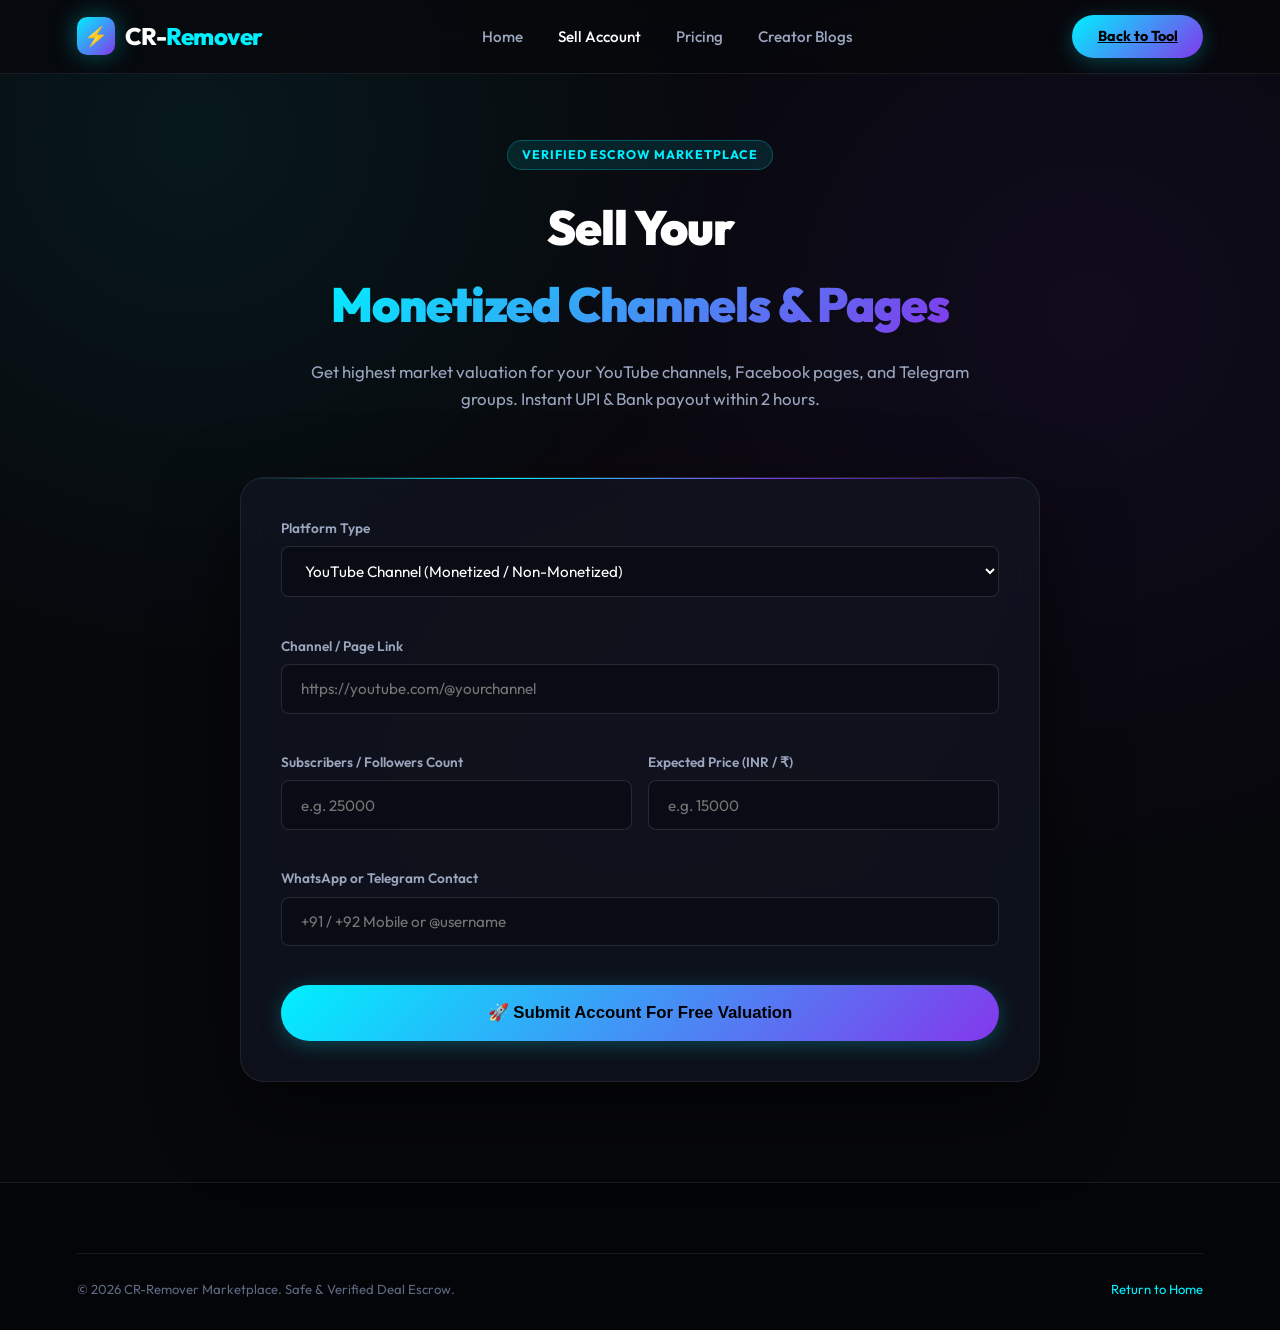
<file: sellchannel.html>
<!DOCTYPE html>
<html lang="en">
<head>
    <meta charset="UTF-8">
    <meta name="viewport" content="width=device-width, initial-scale=1.0">
    <title>Sell Monetized YouTube Channel & Facebook Page - CR-Remover Marketplace</title>
    <meta name="description" content="Sell your monetized YouTube channel or Facebook page instantly for the best market price. Safe escrow, instant UPI/Bank payment.">
    <link href="https://fonts.googleapis.com/css2?family=Outfit:wght@300;400;500;600;700;800;900&display=swap" rel="stylesheet">
    <link rel="stylesheet" href="style.css">
</head>
<body>

    <!-- NAV -->
    <nav>
        <a href="index.html" class="logo">
            <div class="logo-icon">⚡</div>
            <div class="logo-text">CR-<span>Remover</span></div>
        </a>
        <ul class="nav-links">
            <li><a href="index.html">Home</a></li>
            <li><a href="sellchannel.html" class="active">Sell Account</a></li>
            <li><a href="index.html#pricing">Pricing</a></li>
            <li><a href="blogs.html">Creator Blogs</a></li>
        </ul>
        <div class="nav-actions">
            <a href="index.html#home" class="cta-btn">Back to Tool</a>
        </div>
    </nav>

    <!-- CONTENT -->
    <section class="section" style="padding-top: 140px;">
        <div class="section-header">
            <div class="badge">Verified Escrow Marketplace</div>
            <h1 class="section-title">Sell Your <span class="gradient-text">Monetized Channels & Pages</span></h1>
            <p class="section-subtitle">
                Get highest market valuation for your YouTube channels, Facebook pages, and Telegram groups. Instant UPI & Bank payout within 2 hours.
            </p>
        </div>

        <div class="tool-container" style="max-width: 800px; margin: 0 auto; grid-template-columns: 1fr;">
            <form onsubmit="handleSellSubmit(event)" style="display: flex; flex-direction: column; gap: 1.2rem;">
                <div class="form-group">
                    <label class="form-label">Platform Type</label>
                    <select class="form-input" required>
                        <option value="youtube">YouTube Channel (Monetized / Non-Monetized)</option>
                        <option value="facebook">Facebook Page (Reels Bonus / In-Stream Ads)</option>
                        <option value="telegram">Telegram Community (10K+ Subscribers)</option>
                        <option value="instagram">Instagram Theme Page (50K+ Followers)</option>
                    </select>
                </div>

                <div class="form-group">
                    <label class="form-label">Channel / Page Link</label>
                    <input type="url" class="form-input" placeholder="https://youtube.com/@yourchannel" required>
                </div>

                <div style="display: grid; grid-template-columns: 1fr 1fr; gap: 1rem;">
                    <div class="form-group">
                        <label class="form-label">Subscribers / Followers Count</label>
                        <input type="number" class="form-input" placeholder="e.g. 25000" required>
                    </div>
                    <div class="form-group">
                        <label class="form-label">Expected Price (INR / ₹)</label>
                        <input type="number" class="form-input" placeholder="e.g. 15000" required>
                    </div>
                </div>

                <div class="form-group">
                    <label class="form-label">WhatsApp or Telegram Contact</label>
                    <input type="tel" class="form-input" placeholder="+91 / +92 Mobile or @username" required>
                </div>

                <button type="submit" class="cta-btn" style="width: 100%; justify-content: center; padding: 1.1rem; font-size: 1.05rem;">
                    🚀 Submit Account For Free Valuation
                </button>
            </form>
        </div>
    </section>

    <!-- FOOTER -->
    <footer>
        <div class="footer-bottom">
            <div>© 2026 CR-Remover Marketplace. Safe & Verified Deal Escrow.</div>
            <div><a href="index.html" style="color: var(--accent-cyan); text-decoration: none;">Return to Home</a></div>
        </div>
    </footer>

    <div id="toast-container"></div>
    <script>
        function handleSellSubmit(e) {
            e.preventDefault();
            alert("✅ Account submitted successfully! Our manager will contact you on WhatsApp/Telegram within 2 hours.");
            window.location.href = "index.html";
        }
    </script>
</body>
</html>
</file>
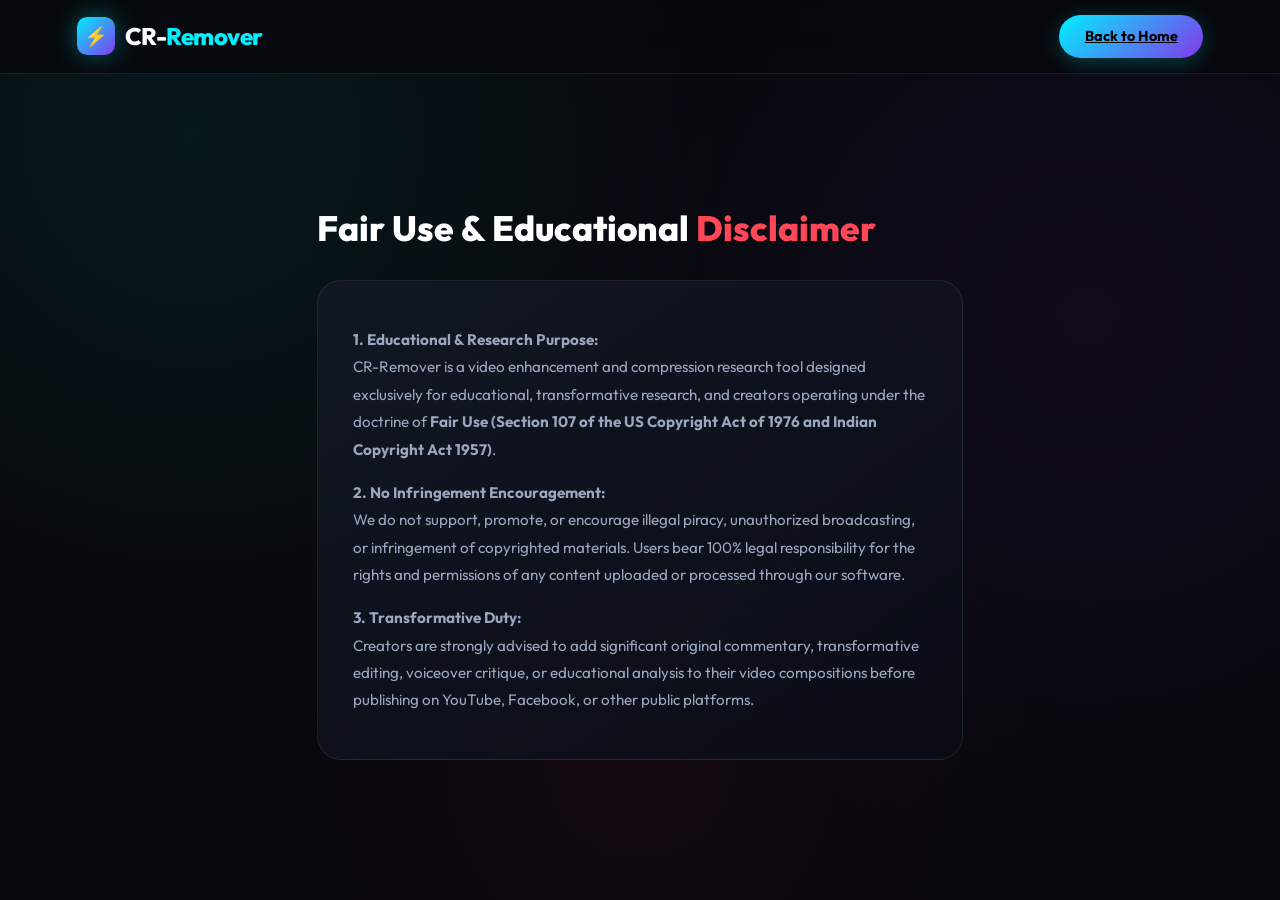
<file: legal/disclaimer.html>
<!DOCTYPE html>
<html lang="en">
<head>
    <meta charset="UTF-8">
    <meta name="viewport" content="width=device-width, initial-scale=1.0">
    <title>Fair Use & Educational Disclaimer - CR-Remover</title>
    <link href="https://fonts.googleapis.com/css2?family=Outfit:wght@400;600;800&display=swap" rel="stylesheet">
    <link rel="stylesheet" href="../style.css">
</head>
<body style="padding-top: 100px;">
    <nav>
        <a href="../index.html" class="logo">
            <div class="logo-icon">⚡</div>
            <div class="logo-text">CR-<span>Remover</span></div>
        </a>
        <div class="nav-actions">
            <a href="../index.html" class="cta-btn">Back to Home</a>
        </div>
    </nav>

    <div class="section" style="max-width: 800px; text-align: left;">
        <h1 style="font-size: 2.2rem; font-weight: 800; margin-bottom: 1.5rem; color: #fff;">
            Fair Use & Educational <span style="color: var(--accent-red);">Disclaimer</span>
        </h1>
        <div class="step-card">
            <p style="margin-bottom: 1rem; color: var(--text-secondary); line-height: 1.8;">
                <strong>1. Educational & Research Purpose:</strong><br>
                CR-Remover is a video enhancement and compression research tool designed exclusively for educational, transformative research, and creators operating under the doctrine of <strong>Fair Use (Section 107 of the US Copyright Act of 1976 and Indian Copyright Act 1957)</strong>.
            </p>
            <p style="margin-bottom: 1rem; color: var(--text-secondary); line-height: 1.8;">
                <strong>2. No Infringement Encouragement:</strong><br>
                We do not support, promote, or encourage illegal piracy, unauthorized broadcasting, or infringement of copyrighted materials. Users bear 100% legal responsibility for the rights and permissions of any content uploaded or processed through our software.
            </p>
            <p style="color: var(--text-secondary); line-height: 1.8;">
                <strong>3. Transformative Duty:</strong><br>
                Creators are strongly advised to add significant original commentary, transformative editing, voiceover critique, or educational analysis to their video compositions before publishing on YouTube, Facebook, or other public platforms.
            </p>
        </div>
    </div>
</body>
</html>
</file>
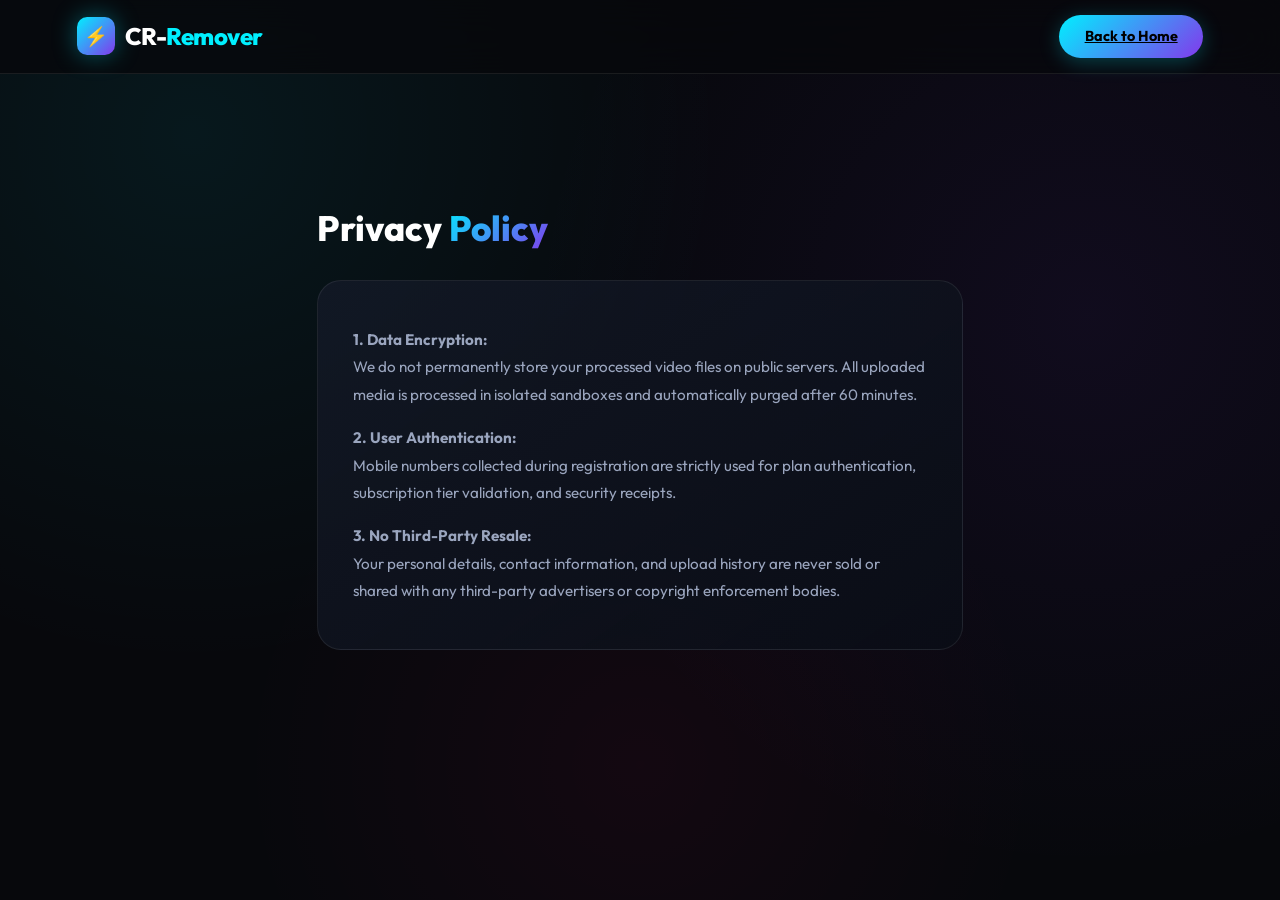
<file: legal/privacy.html>
<!DOCTYPE html>
<html lang="en">
<head>
    <meta charset="UTF-8">
    <meta name="viewport" content="width=device-width, initial-scale=1.0">
    <title>Privacy Policy - CR-Remover</title>
    <link href="https://fonts.googleapis.com/css2?family=Outfit:wght@400;600;800&display=swap" rel="stylesheet">
    <link rel="stylesheet" href="../style.css">
</head>
<body style="padding-top: 100px;">
    <nav>
        <a href="../index.html" class="logo">
            <div class="logo-icon">⚡</div>
            <div class="logo-text">CR-<span>Remover</span></div>
        </a>
        <div class="nav-actions">
            <a href="../index.html" class="cta-btn">Back to Home</a>
        </div>
    </nav>

    <div class="section" style="max-width: 800px; text-align: left;">
        <h1 style="font-size: 2.2rem; font-weight: 800; margin-bottom: 1.5rem; color: #fff;">
            Privacy <span class="gradient-text">Policy</span>
        </h1>
        <div class="step-card">
            <p style="margin-bottom: 1rem; color: var(--text-secondary); line-height: 1.8;">
                <strong>1. Data Encryption:</strong><br>
                We do not permanently store your processed video files on public servers. All uploaded media is processed in isolated sandboxes and automatically purged after 60 minutes.
            </p>
            <p style="margin-bottom: 1rem; color: var(--text-secondary); line-height: 1.8;">
                <strong>2. User Authentication:</strong><br>
                Mobile numbers collected during registration are strictly used for plan authentication, subscription tier validation, and security receipts.
            </p>
            <p style="color: var(--text-secondary); line-height: 1.8;">
                <strong>3. No Third-Party Resale:</strong><br>
                Your personal details, contact information, and upload history are never sold or shared with any third-party advertisers or copyright enforcement bodies.
            </p>
        </div>
    </div>
</body>
</html>
</file>
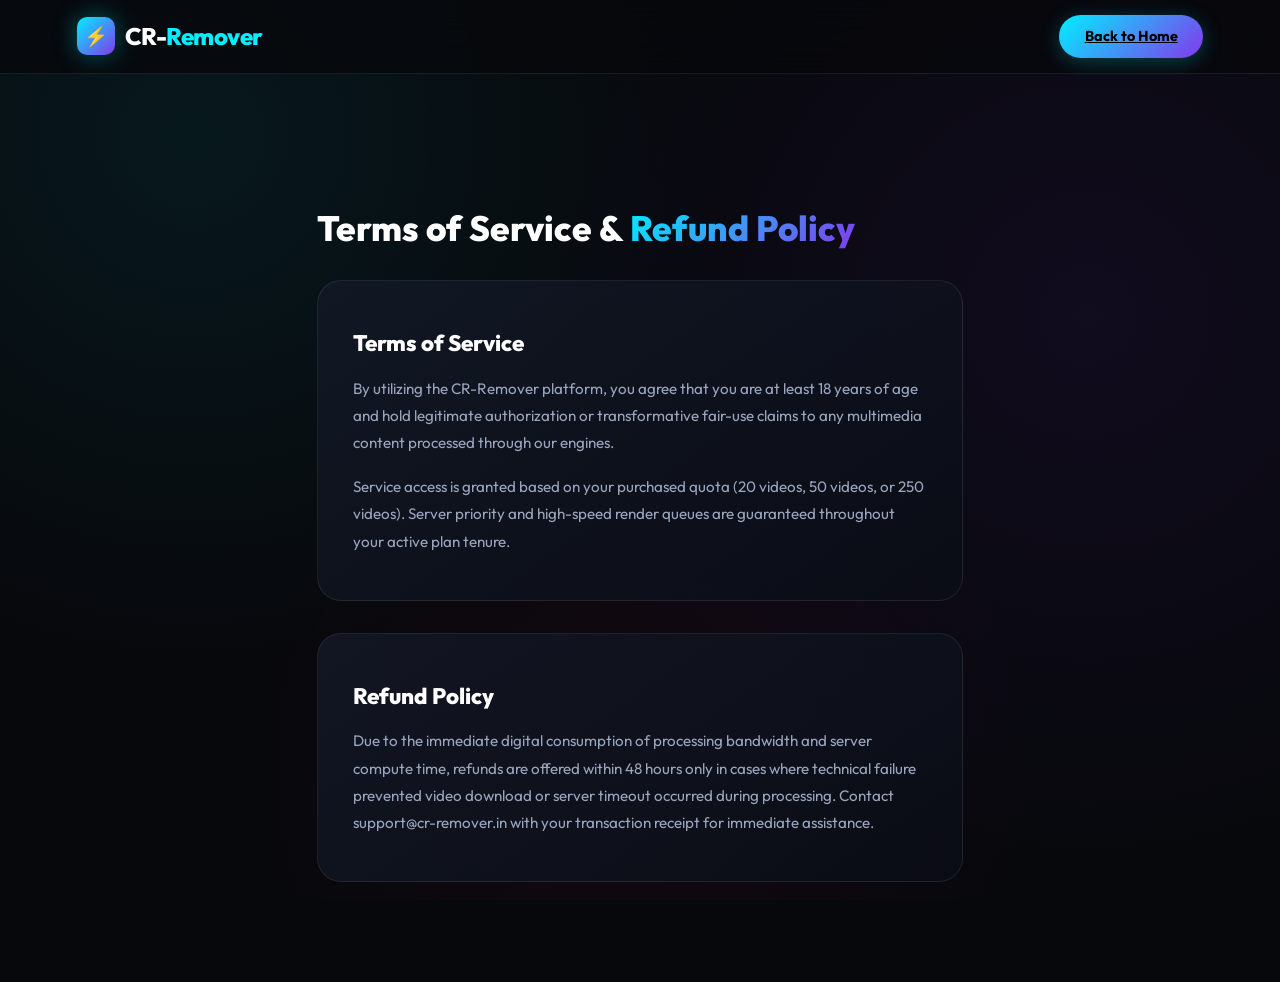
<file: legal/terms.html>
<!DOCTYPE html>
<html lang="en">
<head>
    <meta charset="UTF-8">
    <meta name="viewport" content="width=device-width, initial-scale=1.0">
    <title>Terms of Service & Refund Policy - CR-Remover</title>
    <link href="https://fonts.googleapis.com/css2?family=Outfit:wght@400;600;800&display=swap" rel="stylesheet">
    <link rel="stylesheet" href="../style.css">
</head>
<body style="padding-top: 100px;">
    <nav>
        <a href="../index.html" class="logo">
            <div class="logo-icon">⚡</div>
            <div class="logo-text">CR-<span>Remover</span></div>
        </a>
        <div class="nav-actions">
            <a href="../index.html" class="cta-btn">Back to Home</a>
        </div>
    </nav>

    <div class="section" style="max-width: 800px; text-align: left;">
        <h1 style="font-size: 2.2rem; font-weight: 800; margin-bottom: 1.5rem; color: #fff;">
            Terms of Service & <span class="gradient-text">Refund Policy</span>
        </h1>
        <div class="step-card" style="margin-bottom: 2rem;">
            <h3 style="color: #fff; margin-bottom: 0.8rem;">Terms of Service</h3>
            <p style="margin-bottom: 1rem; color: var(--text-secondary); line-height: 1.8;">
                By utilizing the CR-Remover platform, you agree that you are at least 18 years of age and hold legitimate authorization or transformative fair-use claims to any multimedia content processed through our engines.
            </p>
            <p style="color: var(--text-secondary); line-height: 1.8;">
                Service access is granted based on your purchased quota (20 videos, 50 videos, or 250 videos). Server priority and high-speed render queues are guaranteed throughout your active plan tenure.
            </p>
        </div>

        <div class="step-card">
            <h3 style="color: #fff; margin-bottom: 0.8rem;">Refund Policy</h3>
            <p style="color: var(--text-secondary); line-height: 1.8;">
                Due to the immediate digital consumption of processing bandwidth and server compute time, refunds are offered within 48 hours only in cases where technical failure prevented video download or server timeout occurred during processing. Contact support@cr-remover.in with your transaction receipt for immediate assistance.
            </p>
        </div>
    </div>
</body>
</html>
</file>
<file: style.css>
/* =========================================================
   CR-REMOVER DESIGN SYSTEM (CYBERPUNK GLASSMORPHISM)
   ========================================================= */

:root {
    --bg-dark: #07080c;
    --bg-surface: #0f1219;
    --bg-card: rgba(17, 21, 32, 0.75);
    --bg-card-hover: rgba(23, 29, 44, 0.9);
    --border-subtle: rgba(255, 255, 255, 0.08);
    --border-highlight: rgba(0, 240, 255, 0.35);

    --accent-cyan: #00f0ff;
    --accent-purple: #8338ec;
    --accent-pink: #ff006e;
    --accent-green: #2ed573;
    --accent-red: #ff4757;

    --gradient-primary: linear-gradient(135deg, #00f0ff 0%, #8338ec 100%);
    --gradient-pink: linear-gradient(135deg, #ff006e 0%, #8338ec 100%);
    --gradient-green: linear-gradient(135deg, #2ed573 0%, #00f0ff 100%);
    --gradient-card: linear-gradient(145deg, rgba(20, 26, 40, 0.8) 0%, rgba(10, 13, 22, 0.9) 100%);

    --text-primary: #ffffff;
    --text-secondary: #9aa5be;
    --text-muted: #5e6982;

    --glow-cyan: 0 0 25px rgba(0, 240, 255, 0.35);
    --glow-purple: 0 0 30px rgba(131, 56, 236, 0.35);
    --radius-sm: 8px;
    --radius-md: 16px;
    --radius-lg: 24px;
    --radius-full: 9999px;

    --transition-fast: 0.2s ease;
    --transition-normal: 0.35s cubic-bezier(0.16, 1, 0.3, 1);
}

/* ================= GLOBAL RESETS ================= */
* {
    margin: 0;
    padding: 0;
    box-sizing: border-box;
}

html {
    scroll-behavior: smooth;
    overflow-x: hidden;
    background-color: var(--bg-dark);
}

body {
    font-family: 'Outfit', -apple-system, BlinkMacSystemFont, sans-serif;
    background-color: var(--bg-dark);
    background-image: 
        radial-gradient(circle at 15% 15%, rgba(0, 240, 255, 0.07) 0%, transparent 40%),
        radial-gradient(circle at 85% 35%, rgba(131, 56, 236, 0.08) 0%, transparent 45%),
        radial-gradient(circle at 50% 85%, rgba(255, 0, 110, 0.05) 0%, transparent 40%);
    background-attachment: fixed;
    color: var(--text-primary);
    line-height: 1.6;
    overflow-x: hidden;
    -webkit-font-smoothing: antialiased;
    min-height: 100vh;
}

body.modal-open {
    overflow: hidden !important;
}

/* Custom Scrollbar */
::-webkit-scrollbar {
    width: 8px;
}
::-webkit-scrollbar-track {
    background: #08090d;
}
::-webkit-scrollbar-thumb {
    background: #1f273b;
    border-radius: 4px;
}
::-webkit-scrollbar-thumb:hover {
    background: var(--accent-cyan);
}

/* Typography Utilities */
.gradient-text {
    background: var(--gradient-primary);
    -webkit-background-clip: text;
    -webkit-text-fill-color: transparent;
    display: inline-block;
}

.gradient-text-pink {
    background: var(--gradient-pink);
    -webkit-background-clip: text;
    -webkit-text-fill-color: transparent;
    display: inline-block;
}

.badge {
    display: inline-flex;
    align-items: center;
    gap: 6px;
    padding: 4px 14px;
    font-size: 0.78rem;
    font-weight: 700;
    letter-spacing: 1px;
    text-transform: uppercase;
    border-radius: var(--radius-full);
    background: rgba(0, 240, 255, 0.1);
    color: var(--accent-cyan);
    border: 1px solid rgba(0, 240, 255, 0.25);
    margin-bottom: 1.2rem;
}

.badge-glow {
    box-shadow: 0 0 15px rgba(0, 240, 255, 0.2);
    animation: badgePulse 2s infinite ease-in-out;
}

@keyframes badgePulse {
    0%, 100% { opacity: 0.9; transform: scale(1); }
    50% { opacity: 1; transform: scale(1.03); }
}

/* ================= NAVBAR ================= */
nav {
    position: fixed;
    top: 0;
    left: 0;
    width: 100%;
    height: 74px;
    padding: 0 6%;
    display: flex;
    align-items: center;
    justify-content: space-between;
    background: rgba(7, 8, 12, 0.8);
    backdrop-filter: blur(20px);
    -webkit-backdrop-filter: blur(20px);
    z-index: 1000;
    border-bottom: 1px solid var(--border-subtle);
    transition: var(--transition-normal);
}

.logo {
    display: flex;
    align-items: center;
    gap: 10px;
    text-decoration: none;
}

.logo-icon {
    width: 38px;
    height: 38px;
    border-radius: 10px;
    background: var(--gradient-primary);
    display: flex;
    align-items: center;
    justify-content: center;
    font-size: 1.2rem;
    font-weight: 900;
    color: #000;
    box-shadow: var(--glow-cyan);
}

.logo-text {
    font-size: 1.5rem;
    font-weight: 800;
    letter-spacing: -0.5px;
    color: #fff;
}

.logo-text span {
    color: var(--accent-cyan);
}

.nav-links {
    display: flex;
    gap: 2.2rem;
    list-style: none;
    align-items: center;
}

.nav-links a {
    color: var(--text-secondary);
    text-decoration: none;
    font-size: 0.95rem;
    font-weight: 500;
    transition: var(--transition-fast);
    position: relative;
}

.nav-links a:hover,
.nav-links a.active {
    color: #fff;
}

.nav-links a::after {
    content: '';
    position: absolute;
    bottom: -6px;
    left: 0;
    width: 0%;
    height: 2px;
    background: var(--accent-cyan);
    transition: width 0.25s ease;
    border-radius: 2px;
}

.nav-links a:hover::after {
    width: 100%;
}

.nav-actions {
    display: flex;
    align-items: center;
    gap: 1rem;
}

.cta-btn {
    padding: 0.65rem 1.6rem;
    background: var(--gradient-primary);
    border: none;
    border-radius: var(--radius-full);
    font-weight: 700;
    font-size: 0.9rem;
    color: #000;
    cursor: pointer;
    transition: var(--transition-fast);
    box-shadow: 0 4px 20px rgba(0, 240, 255, 0.25);
    display: inline-flex;
    align-items: center;
    gap: 8px;
}

.cta-btn:hover {
    transform: translateY(-2px);
    box-shadow: 0 6px 28px rgba(0, 240, 255, 0.45);
}

.btn-secondary {
    padding: 0.65rem 1.5rem;
    background: rgba(255, 255, 255, 0.05);
    border: 1px solid var(--border-subtle);
    border-radius: var(--radius-full);
    color: #fff;
    font-weight: 600;
    font-size: 0.9rem;
    cursor: pointer;
    transition: var(--transition-fast);
}

.btn-secondary:hover {
    background: rgba(255, 255, 255, 0.1);
    border-color: rgba(255, 255, 255, 0.2);
    transform: translateY(-2px);
}

/* Hamburger */
.hamburger {
    display: none;
    width: 32px;
    height: 24px;
    flex-direction: column;
    justify-content: space-between;
    cursor: pointer;
    z-index: 1100;
}

.hamburger span {
    width: 100%;
    height: 2.5px;
    background: #fff;
    border-radius: 2px;
    transition: var(--transition-fast);
}

.hamburger.active span:nth-child(1) {
    transform: translateY(10.5px) rotate(45deg);
    background: var(--accent-cyan);
}
.hamburger.active span:nth-child(2) {
    opacity: 0;
}
.hamburger.active span:nth-child(3) {
    transform: translateY(-10.5px) rotate(-45deg);
    background: var(--accent-cyan);
}

/* ================= HERO SECTION ================= */
.hero {
    min-height: 100vh;
    padding: 130px 6% 80px;
    display: flex;
    flex-direction: column;
    align-items: center;
    text-align: center;
    position: relative;
}

.hero-content {
    max-width: 900px;
    margin: 0 auto 3rem;
}

.hero h1 {
    font-size: clamp(2.4rem, 6vw, 4.4rem);
    font-weight: 900;
    line-height: 1.12;
    letter-spacing: -1.5px;
    margin-bottom: 1.5rem;
}

.hero p.lead {
    font-size: clamp(1rem, 2vw, 1.25rem);
    color: var(--text-secondary);
    max-width: 720px;
    margin: 0 auto;
    line-height: 1.7;
}

/* ================= STUDIO / TOOL CONTAINER ================= */
.tool-wrapper {
    width: 100%;
    max-width: 1120px;
    margin: 0 auto;
}

.tool-container {
    display: grid;
    grid-template-columns: 1fr 1fr;
    gap: 2rem;
    background: var(--bg-card);
    border: 1px solid var(--border-subtle);
    border-radius: var(--radius-lg);
    padding: 2.5rem;
    backdrop-filter: blur(16px);
    box-shadow: 0 30px 80px rgba(0, 0, 0, 0.6);
    position: relative;
    overflow: hidden;
}

.tool-container::before {
    content: '';
    position: absolute;
    top: 0;
    left: 0;
    right: 0;
    height: 1px;
    background: linear-gradient(90deg, transparent, var(--accent-cyan), var(--accent-purple), transparent);
}

/* Upload Panel */
.upload-panel {
    display: flex;
    flex-direction: column;
    justify-content: space-between;
    gap: 1.5rem;
}

.drop-area {
    border: 2px dashed rgba(255, 255, 255, 0.15);
    border-radius: var(--radius-md);
    padding: 3.5rem 2rem;
    cursor: pointer;
    transition: var(--transition-normal);
    background: rgba(0, 0, 0, 0.25);
    display: flex;
    flex-direction: column;
    align-items: center;
    justify-content: center;
    text-align: center;
    min-height: 240px;
}

.drop-area:hover,
.drop-area.drag-over {
    border-color: var(--accent-cyan);
    background: rgba(0, 240, 255, 0.04);
    box-shadow: inset 0 0 20px rgba(0, 240, 255, 0.1);
    transform: translateY(-2px);
}

.drop-icon {
    width: 64px;
    height: 64px;
    border-radius: 50%;
    background: rgba(0, 240, 255, 0.1);
    display: flex;
    align-items: center;
    justify-content: center;
    font-size: 2rem;
    margin-bottom: 1.2rem;
    border: 1px solid rgba(0, 240, 255, 0.25);
    color: var(--accent-cyan);
    transition: var(--transition-fast);
}

.drop-area:hover .drop-icon {
    transform: scale(1.1);
    box-shadow: var(--glow-cyan);
}

.drop-text h4 {
    font-size: 1.15rem;
    font-weight: 700;
    margin-bottom: 0.3rem;
}

.drop-text p {
    font-size: 0.85rem;
    color: var(--text-muted);
}

.file-info-bar {
    display: flex;
    align-items: center;
    justify-content: space-between;
    padding: 0.8rem 1.2rem;
    background: rgba(0, 0, 0, 0.3);
    border-radius: var(--radius-sm);
    border: 1px solid var(--border-subtle);
    font-size: 0.88rem;
    color: var(--text-secondary);
}

.file-info-bar .file-name {
    font-weight: 600;
    color: #fff;
    max-width: 280px;
    white-space: nowrap;
    overflow: hidden;
    text-overflow: ellipsis;
}

.process-action-btn {
    width: 100%;
    padding: 1.1rem;
    font-size: 1.05rem;
    font-weight: 800;
    border-radius: var(--radius-md);
    background: var(--gradient-primary);
    color: #000;
    border: none;
    cursor: pointer;
    transition: var(--transition-normal);
    box-shadow: 0 4px 25px rgba(0, 240, 255, 0.3);
    display: flex;
    align-items: center;
    justify-content: center;
    gap: 10px;
}

.process-action-btn:hover:not(:disabled) {
    transform: translateY(-2px);
    box-shadow: 0 8px 35px rgba(0, 240, 255, 0.5);
}

.process-action-btn:disabled {
    opacity: 0.65;
    cursor: not-allowed;
}

/* Result / Monitor Panel */
.monitor-panel {
    background: #000;
    border-radius: var(--radius-md);
    border: 1px solid var(--border-subtle);
    position: relative;
    overflow: hidden;
    display: flex;
    flex-direction: column;
    align-items: center;
    justify-content: center;
    min-height: 380px;
}

.video-player {
    width: 100%;
    height: 100%;
    max-height: 420px;
    object-fit: contain;
    background: #000;
    border-radius: var(--radius-md);
    display: block;
    transition: filter 0.4s ease;
}

.video-player.video-blurred {
    filter: blur(10px) brightness(0.6);
}

.empty-state {
    display: flex;
    flex-direction: column;
    align-items: center;
    justify-content: center;
    gap: 1rem;
    padding: 2rem;
    color: var(--text-muted);
}

.empty-state-icon {
    font-size: 3.5rem;
    opacity: 0.5;
}

/* AI Processing Overlay */
.ai-overlay {
    position: absolute;
    inset: 0;
    background: rgba(5, 7, 12, 0.82);
    backdrop-filter: blur(12px);
    -webkit-backdrop-filter: blur(12px);
    display: flex;
    flex-direction: column;
    align-items: center;
    justify-content: center;
    padding: 2rem;
    z-index: 50;
    transition: opacity 0.3s ease;
}

.ai-overlay.hidden {
    display: none !important;
}

/* Glowing Multi-Ring AI Spinner */
.spinner-container {
    position: relative;
    width: 90px;
    height: 90px;
    margin-bottom: 1.5rem;
}

.ai-spinner-ring {
    position: absolute;
    inset: 0;
    border-radius: 50%;
    border: 3px solid transparent;
}

.ai-spinner-ring:nth-child(1) {
    border-top-color: var(--accent-cyan);
    animation: spinClockwise 1.2s cubic-bezier(0.5, 0, 0.5, 1) infinite;
    filter: drop-shadow(0 0 10px var(--accent-cyan));
}

.ai-spinner-ring:nth-child(2) {
    inset: 8px;
    border-right-color: var(--accent-purple);
    animation: spinCounter 1.6s cubic-bezier(0.5, 0, 0.5, 1) infinite;
    filter: drop-shadow(0 0 10px var(--accent-purple));
}

.ai-spinner-ring:nth-child(3) {
    inset: 16px;
    border-bottom-color: var(--accent-pink);
    animation: spinClockwise 2s linear infinite;
}

.spinner-core {
    position: absolute;
    inset: 28px;
    background: radial-gradient(circle, var(--accent-cyan) 0%, transparent 80%);
    border-radius: 50%;
    animation: corePulse 1.5s infinite alternate;
}

@keyframes spinClockwise {
    0% { transform: rotate(0deg); }
    100% { transform: rotate(360deg); }
}

@keyframes spinCounter {
    0% { transform: rotate(0deg); }
    100% { transform: rotate(-360deg); }
}

@keyframes corePulse {
    0% { transform: scale(0.6); opacity: 0.4; }
    100% { transform: scale(1.1); opacity: 0.9; }
}

.ai-status-title {
    font-size: 1.35rem;
    font-weight: 800;
    margin-bottom: 0.4rem;
    color: #fff;
    letter-spacing: -0.3px;
}

.ai-status-step {
    font-size: 0.92rem;
    color: var(--accent-cyan);
    margin-bottom: 1.2rem;
    min-height: 24px;
    font-family: monospace;
    font-weight: 600;
}

.progress-track {
    width: 85%;
    max-width: 320px;
    height: 8px;
    background: rgba(255, 255, 255, 0.1);
    border-radius: 99px;
    overflow: hidden;
    position: relative;
    box-shadow: inset 0 1px 3px rgba(0, 0, 0, 0.5);
    margin-bottom: 0.8rem;
}

.progress-fill {
    height: 100%;
    width: 0%;
    background: var(--gradient-primary);
    border-radius: 99px;
    transition: width 0.15s ease-out;
    box-shadow: 0 0 12px var(--accent-cyan);
}

.progress-percent-label {
    font-size: 0.88rem;
    font-weight: 700;
    color: var(--text-secondary);
}

/* Download Overlay */
.download-overlay {
    position: absolute;
    inset: 0;
    background: rgba(0, 0, 0, 0.75);
    backdrop-filter: blur(8px);
    display: flex;
    flex-direction: column;
    align-items: center;
    justify-content: center;
    gap: 1.2rem;
    padding: 2rem;
    z-index: 60;
    text-align: center;
}

.download-overlay.hidden {
    display: none !important;
}

.success-badge {
    width: 60px;
    height: 60px;
    border-radius: 50%;
    background: rgba(46, 213, 115, 0.15);
    border: 2px solid var(--accent-green);
    display: flex;
    align-items: center;
    justify-content: center;
    font-size: 1.8rem;
    color: var(--accent-green);
    box-shadow: 0 0 25px rgba(46, 213, 115, 0.4);
    animation: successPop 0.5s cubic-bezier(0.175, 0.885, 0.32, 1.275);
}

@keyframes successPop {
    0% { transform: scale(0); opacity: 0; }
    100% { transform: scale(1); opacity: 1; }
}

.download-trigger-btn {
    padding: 1rem 2.4rem;
    font-size: 1.05rem;
    font-weight: 800;
    border-radius: var(--radius-full);
    background: var(--gradient-primary);
    color: #000;
    border: none;
    cursor: pointer;
    box-shadow: var(--glow-cyan);
    display: inline-flex;
    align-items: center;
    gap: 10px;
    transition: var(--transition-fast);
}

.download-trigger-btn:hover {
    transform: scale(1.05);
    box-shadow: 0 0 35px rgba(0, 240, 255, 0.6);
}

/* ================= STATS / TRUST BAR ================= */
.trust-bar {
    width: 100%;
    max-width: 1120px;
    margin: 3.5rem auto 0;
    display: grid;
    grid-template-columns: repeat(4, 1fr);
    gap: 1.5rem;
}

.trust-item {
    background: var(--bg-card);
    border: 1px solid var(--border-subtle);
    padding: 1.5rem;
    border-radius: var(--radius-md);
    text-align: center;
    backdrop-filter: blur(10px);
}

.trust-number {
    font-size: 2rem;
    font-weight: 900;
    color: var(--accent-cyan);
    margin-bottom: 0.2rem;
}

.trust-label {
    font-size: 0.85rem;
    color: var(--text-secondary);
    font-weight: 500;
}

/* ================= HOW IT WORKS SECTION ================= */
.section {
    padding: 100px 6%;
    max-width: 1240px;
    margin: 0 auto;
}

.section-header {
    text-align: center;
    max-width: 700px;
    margin: 0 auto 4rem;
}

.section-title {
    font-size: clamp(2rem, 4vw, 3rem);
    font-weight: 900;
    letter-spacing: -1px;
    margin-bottom: 1rem;
}

.section-subtitle {
    font-size: 1.05rem;
    color: var(--text-secondary);
}

.steps-grid {
    display: grid;
    grid-template-columns: repeat(3, 1fr);
    gap: 2rem;
}

.step-card {
    background: var(--gradient-card);
    border: 1px solid var(--border-subtle);
    border-radius: var(--radius-lg);
    padding: 2.8rem 2.2rem;
    position: relative;
    transition: var(--transition-normal);
    overflow: hidden;
}

.step-card:hover {
    transform: translateY(-8px);
    border-color: var(--border-highlight);
    box-shadow: 0 20px 40px rgba(0, 0, 0, 0.6), 0 0 20px rgba(0, 240, 255, 0.15);
}

.step-number {
    position: absolute;
    top: 20px;
    right: 25px;
    font-size: 3.5rem;
    font-weight: 900;
    color: rgba(255, 255, 255, 0.04);
    line-height: 1;
}

.step-icon-wrap {
    width: 60px;
    height: 60px;
    border-radius: 16px;
    background: rgba(0, 240, 255, 0.1);
    border: 1px solid rgba(0, 240, 255, 0.25);
    display: flex;
    align-items: center;
    justify-content: center;
    font-size: 1.8rem;
    margin-bottom: 1.6rem;
}

.step-card h3 {
    font-size: 1.4rem;
    font-weight: 800;
    margin-bottom: 0.9rem;
    color: #fff;
}

.step-card p {
    font-size: 0.95rem;
    color: var(--text-secondary);
    line-height: 1.7;
}

/* ================= PRICING SECTION ================= */
.pricing-grid {
    display: grid;
    grid-template-columns: repeat(3, 1fr);
    gap: 2.2rem;
    align-items: stretch;
}

.pricing-card {
    background: var(--gradient-card);
    border: 1px solid var(--border-subtle);
    border-radius: var(--radius-lg);
    padding: 3rem 2.2rem;
    position: relative;
    display: flex;
    flex-direction: column;
    justify-content: space-between;
    transition: var(--transition-normal);
}

.pricing-card:hover {
    transform: translateY(-6px);
    border-color: rgba(255, 255, 255, 0.2);
}

.pricing-card.featured {
    border-color: var(--accent-cyan);
    background: linear-gradient(145deg, rgba(16, 27, 45, 0.9) 0%, rgba(10, 15, 25, 0.95) 100%);
    box-shadow: 0 0 40px rgba(0, 240, 255, 0.2);
    transform: scale(1.03);
}

.pricing-card.featured:hover {
    transform: scale(1.03) translateY(-6px);
}

.popular-badge {
    position: absolute;
    top: -14px;
    left: 50%;
    transform: translateX(-50%);
    background: var(--gradient-primary);
    color: #000;
    padding: 5px 18px;
    border-radius: var(--radius-full);
    font-size: 0.75rem;
    font-weight: 800;
    letter-spacing: 1px;
    box-shadow: var(--glow-cyan);
}

.plan-header h3 {
    font-size: 1.5rem;
    font-weight: 800;
    margin-bottom: 0.5rem;
}

.plan-price-wrap {
    margin: 1.5rem 0;
}

.plan-price {
    font-size: 3.2rem;
    font-weight: 900;
    line-height: 1;
    color: #fff;
}

.plan-price small {
    font-size: 1.4rem;
    font-weight: 600;
    color: var(--accent-cyan);
    margin-right: 4px;
}

.plan-period {
    font-size: 0.88rem;
    color: var(--text-muted);
    margin-top: 0.4rem;
}

.plan-features {
    list-style: none;
    margin: 2rem 0;
    display: flex;
    flex-direction: column;
    gap: 0.9rem;
}

.plan-features li {
    display: flex;
    align-items: center;
    gap: 10px;
    font-size: 0.95rem;
    color: var(--text-secondary);
}

.plan-features li.highlight {
    font-weight: 700;
    color: #fff;
}

.plan-features .check {
    color: var(--accent-cyan);
    font-weight: 800;
    font-size: 1.1rem;
}

.plan-cta-btn {
    width: 100%;
    padding: 1rem;
    border-radius: var(--radius-full);
    font-size: 1rem;
    font-weight: 700;
    cursor: pointer;
    transition: var(--transition-fast);
    background: transparent;
    border: 2px solid var(--accent-cyan);
    color: #fff;
}

.plan-cta-btn:hover {
    background: var(--accent-cyan);
    color: #000;
    box-shadow: var(--glow-cyan);
}

.featured .plan-cta-btn {
    background: var(--gradient-primary);
    border: none;
    color: #000;
}

.featured .plan-cta-btn:hover {
    background: #fff;
    color: #000;
    box-shadow: 0 0 30px rgba(255, 255, 255, 0.4);
}

/* ================= FAQ SECTION ================= */
.faq-search-box {
    max-width: 640px;
    margin: 0 auto 3rem;
    position: relative;
}

.faq-search-input {
    width: 100%;
    padding: 1.1rem 1.4rem 1.1rem 3.2rem;
    background: var(--bg-card);
    border: 1px solid var(--border-subtle);
    border-radius: var(--radius-full);
    color: #fff;
    font-size: 1rem;
    font-family: inherit;
    outline: none;
    transition: var(--transition-fast);
}

.faq-search-input:focus {
    border-color: var(--accent-cyan);
    box-shadow: 0 0 20px rgba(0, 240, 255, 0.2);
}

.faq-search-icon {
    position: absolute;
    left: 1.3rem;
    top: 50%;
    transform: translateY(-50%);
    color: var(--text-muted);
    font-size: 1.2rem;
}

.faq-categories {
    display: flex;
    flex-direction: column;
    gap: 2.5rem;
    max-width: 900px;
    margin: 0 auto;
}

.faq-cat-title {
    font-size: 1.4rem;
    font-weight: 800;
    color: var(--accent-cyan);
    margin-bottom: 1.2rem;
    display: flex;
    align-items: center;
    gap: 8px;
}

.faq-item {
    background: var(--bg-card);
    border: 1px solid var(--border-subtle);
    border-radius: var(--radius-md);
    margin-bottom: 0.9rem;
    overflow: hidden;
    transition: var(--transition-fast);
}

.faq-item:hover {
    border-color: rgba(255, 255, 255, 0.15);
}

.faq-item.active {
    border-color: rgba(0, 240, 255, 0.4);
    box-shadow: 0 4px 20px rgba(0, 0, 0, 0.4);
}

.faq-question {
    padding: 1.3rem 1.6rem;
    cursor: pointer;
    display: flex;
    align-items: center;
    justify-content: space-between;
    font-weight: 700;
    font-size: 1.05rem;
    color: #fff;
    user-select: none;
}

.faq-chevron {
    font-size: 0.85rem;
    color: var(--accent-cyan);
    transition: transform 0.3s ease;
}

.faq-item.active .faq-chevron {
    transform: rotate(180deg);
}

.faq-answer {
    max-height: 0;
    overflow: hidden;
    transition: max-height 0.35s cubic-bezier(0, 1, 0, 1);
    background: rgba(0, 0, 0, 0.2);
}

.faq-item.active .faq-answer {
    max-height: 500px;
    transition: max-height 0.4s ease-in-out;
}

.faq-answer p {
    padding: 0 1.6rem 1.4rem;
    color: var(--text-secondary);
    font-size: 0.95rem;
    line-height: 1.7;
}

/* ================= FOOTER ================= */
footer {
    background: #040508;
    border-top: 1px solid var(--border-subtle);
    padding: 70px 6% 30px;
    color: var(--text-secondary);
    font-size: 0.9rem;
}

.footer-grid {
    max-width: 1200px;
    margin: 0 auto 50px;
    display: grid;
    grid-template-columns: 2fr 1fr 1fr 1fr;
    gap: 3rem;
}

.footer-brand h2 {
    font-size: 1.6rem;
    font-weight: 900;
    color: #fff;
    margin-bottom: 0.8rem;
}

.footer-brand h2 span {
    color: var(--accent-cyan);
}

.footer-brand p {
    line-height: 1.7;
    color: var(--text-muted);
    max-width: 320px;
    margin-bottom: 1.5rem;
}

.footer-col h4 {
    color: #fff;
    font-size: 1.05rem;
    font-weight: 700;
    margin-bottom: 1.2rem;
}

.footer-col ul {
    list-style: none;
    display: flex;
    flex-direction: column;
    gap: 0.75rem;
}

.footer-col a {
    color: var(--text-muted);
    text-decoration: none;
    transition: var(--transition-fast);
}

.footer-col a:hover {
    color: var(--accent-cyan);
}

.footer-disclaimer-card {
    max-width: 1200px;
    margin: 0 auto 30px;
    padding: 1.2rem 1.5rem;
    background: rgba(255, 71, 87, 0.05);
    border-left: 3px solid var(--accent-red);
    border-radius: var(--radius-sm);
    font-size: 0.82rem;
    line-height: 1.6;
    color: var(--text-muted);
}

.footer-disclaimer-card strong {
    color: #fff;
}

.footer-keywords {
    max-width: 1200px;
    margin: 0 auto 30px;
    padding-top: 20px;
    border-top: 1px solid rgba(255, 255, 255, 0.04);
    font-size: 0.78rem;
    color: #4a536b;
    line-height: 1.6;
}

.footer-bottom {
    max-width: 1200px;
    margin: 0 auto;
    padding-top: 25px;
    border-top: 1px solid var(--border-subtle);
    display: flex;
    align-items: center;
    justify-content: space-between;
    font-size: 0.82rem;
    color: var(--text-muted);
}

/* ================= MODALS & POPUPS ================= */
.modal-overlay {
    position: fixed;
    inset: 0;
    background: rgba(0, 0, 0, 0.85);
    backdrop-filter: blur(14px);
    -webkit-backdrop-filter: blur(14px);
    z-index: 2000;
    display: flex;
    align-items: center;
    justify-content: center;
    padding: 20px;
    opacity: 0;
    visibility: hidden;
    transition: all 0.3s cubic-bezier(0.16, 1, 0.3, 1);
}

.modal-overlay.active {
    opacity: 1;
    visibility: visible;
}

.modal-card {
    background: linear-gradient(145deg, #101524, #0a0d16);
    border: 1px solid rgba(255, 255, 255, 0.12);
    border-radius: var(--radius-lg);
    box-shadow: 0 25px 80px rgba(0, 0, 0, 0.8), 0 0 35px rgba(0, 240, 255, 0.15);
    width: 100%;
    max-width: 460px;
    padding: 2.5rem 2.2rem;
    position: relative;
    transform: scale(0.9) translateY(20px);
    transition: all 0.35s cubic-bezier(0.16, 1, 0.3, 1);
}

.modal-overlay.active .modal-card {
    transform: scale(1) translateY(0);
}

.modal-close-btn {
    position: absolute;
    top: 18px;
    right: 18px;
    width: 36px;
    height: 36px;
    border-radius: 50%;
    background: rgba(255, 255, 255, 0.06);
    border: 1px solid rgba(255, 255, 255, 0.1);
    color: #fff;
    font-size: 1.1rem;
    cursor: pointer;
    display: flex;
    align-items: center;
    justify-content: center;
    transition: var(--transition-fast);
}

.modal-close-btn:hover {
    background: var(--accent-red);
    transform: rotate(90deg);
}

/* YouTube Trial Popup Specific */
.yt-icon-circle {
    width: 72px;
    height: 72px;
    border-radius: 20px;
    background: #ff0000;
    color: #fff;
    display: flex;
    align-items: center;
    justify-content: center;
    font-size: 2.2rem;
    margin: 0 auto 1.5rem;
    box-shadow: 0 10px 30px rgba(255, 0, 0, 0.4);
}

.yt-btn {
    width: 100%;
    padding: 1.1rem;
    background: #ff0000;
    color: #fff;
    text-decoration: none;
    font-weight: 800;
    font-size: 1.05rem;
    border-radius: var(--radius-md);
    display: flex;
    align-items: center;
    justify-content: center;
    gap: 10px;
    margin: 1.5rem 0 1rem;
    box-shadow: 0 8px 25px rgba(255, 0, 0, 0.3);
    transition: var(--transition-fast);
}

.yt-btn:hover {
    transform: translateY(-2px);
    box-shadow: 0 12px 35px rgba(255, 0, 0, 0.5);
}

/* Auth Modal Forms */
.form-group {
    margin-bottom: 1.2rem;
    text-align: left;
}

.form-label {
    display: block;
    font-size: 0.85rem;
    font-weight: 600;
    color: var(--text-secondary);
    margin-bottom: 0.4rem;
}

.form-input {
    width: 100%;
    padding: 0.9rem 1.2rem;
    background: #090c14;
    border: 1px solid rgba(255, 255, 255, 0.12);
    border-radius: var(--radius-sm);
    color: #fff;
    font-size: 0.95rem;
    font-family: inherit;
    outline: none;
    transition: var(--transition-fast);
}

.form-input:focus {
    border-color: var(--accent-cyan);
    box-shadow: 0 0 15px rgba(0, 240, 255, 0.2);
}

/* Payment Gateway QR Simulator */
.qr-box {
    background: #fff;
    padding: 15px;
    border-radius: 12px;
    width: 180px;
    height: 180px;
    margin: 1.2rem auto;
    display: flex;
    align-items: center;
    justify-content: center;
    box-shadow: 0 10px 25px rgba(0, 0, 0, 0.5);
}

.qr-box img {
    width: 100%;
    height: 100%;
    object-fit: contain;
}

/* Toast Notifications */
#toast-container {
    position: fixed;
    bottom: 25px;
    right: 25px;
    z-index: 9999;
    display: flex;
    flex-direction: column;
    gap: 10px;
}

.toast {
    padding: 14px 20px;
    background: #111624;
    border: 1px solid var(--border-highlight);
    border-radius: 10px;
    color: #fff;
    font-size: 0.9rem;
    box-shadow: 0 10px 30px rgba(0, 0, 0, 0.6);
    display: flex;
    align-items: center;
    gap: 12px;
    animation: toastIn 0.35s ease forwards;
}

@keyframes toastIn {
    from { transform: translateX(100%); opacity: 0; }
    to { transform: translateX(0); opacity: 1; }
}

/* ================= RESPONSIVE QUERIES ================= */
@media (max-width: 992px) {
    .tool-container {
        grid-template-columns: 1fr;
    }
    .steps-grid,
    .pricing-grid {
        grid-template-columns: 1fr;
        max-width: 500px;
        margin: 0 auto;
    }
    .pricing-card.featured {
        transform: none;
    }
    .pricing-card.featured:hover {
        transform: translateY(-6px);
    }
    .trust-bar {
        grid-template-columns: repeat(2, 1fr);
    }
    .footer-grid {
        grid-template-columns: 1fr 1fr;
    }
}

@media (max-width: 768px) {
    .hamburger {
        display: flex;
    }
    .nav-links {
        position: fixed;
        top: 74px;
        right: -100%;
        width: min(80%, 340px);
        height: calc(100vh - 74px);
        background: rgba(7, 8, 12, 0.97);
        backdrop-filter: blur(25px);
        flex-direction: column;
        justify-content: flex-start;
        padding: 3rem 2rem;
        gap: 1.8rem;
        border-left: 1px solid var(--border-subtle);
        transition: right 0.35s ease;
    }
    .nav-links.active {
        right: 0;
    }
    .nav-actions {
        display: none;
    }
    .trust-bar {
        grid-template-columns: 1fr;
    }
    .footer-grid {
        grid-template-columns: 1fr;
        gap: 2rem;
    }
    .footer-bottom {
        flex-direction: column;
        gap: 1rem;
        text-align: center;
    }
}
</file>
